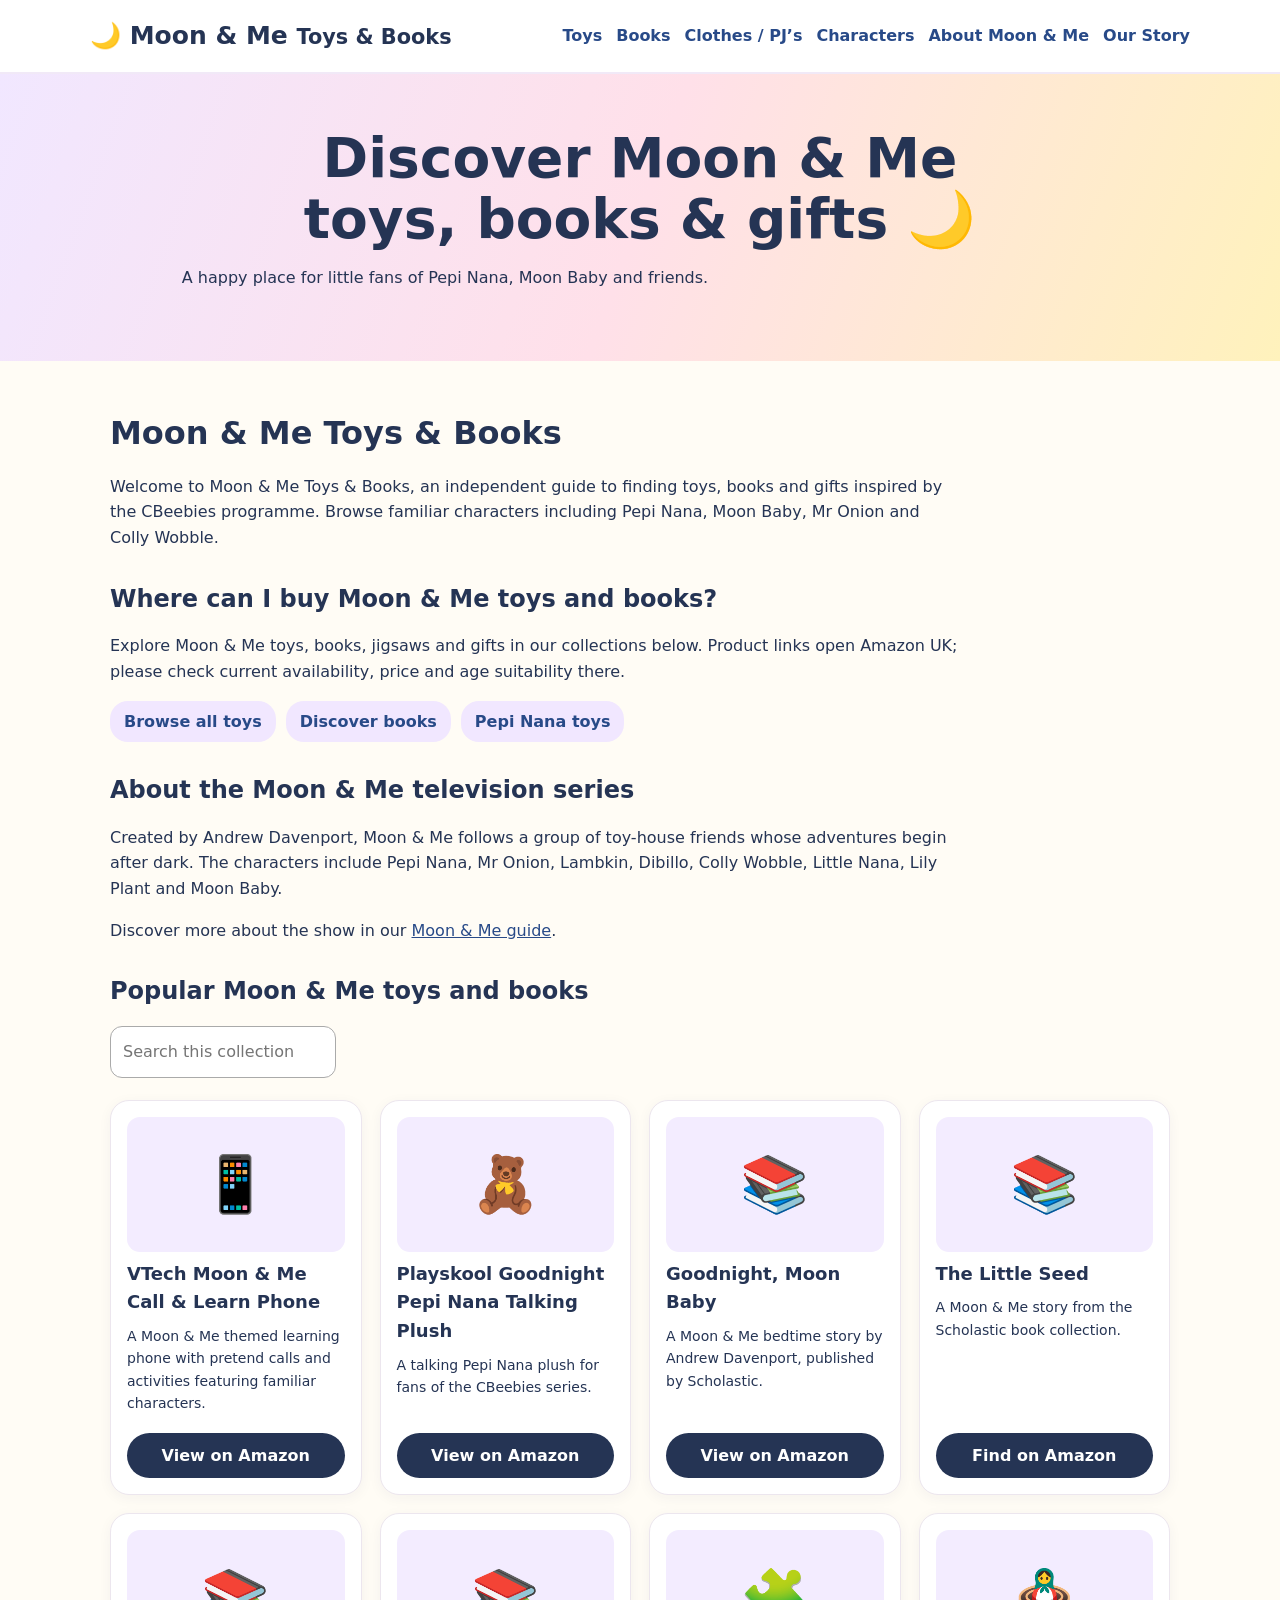
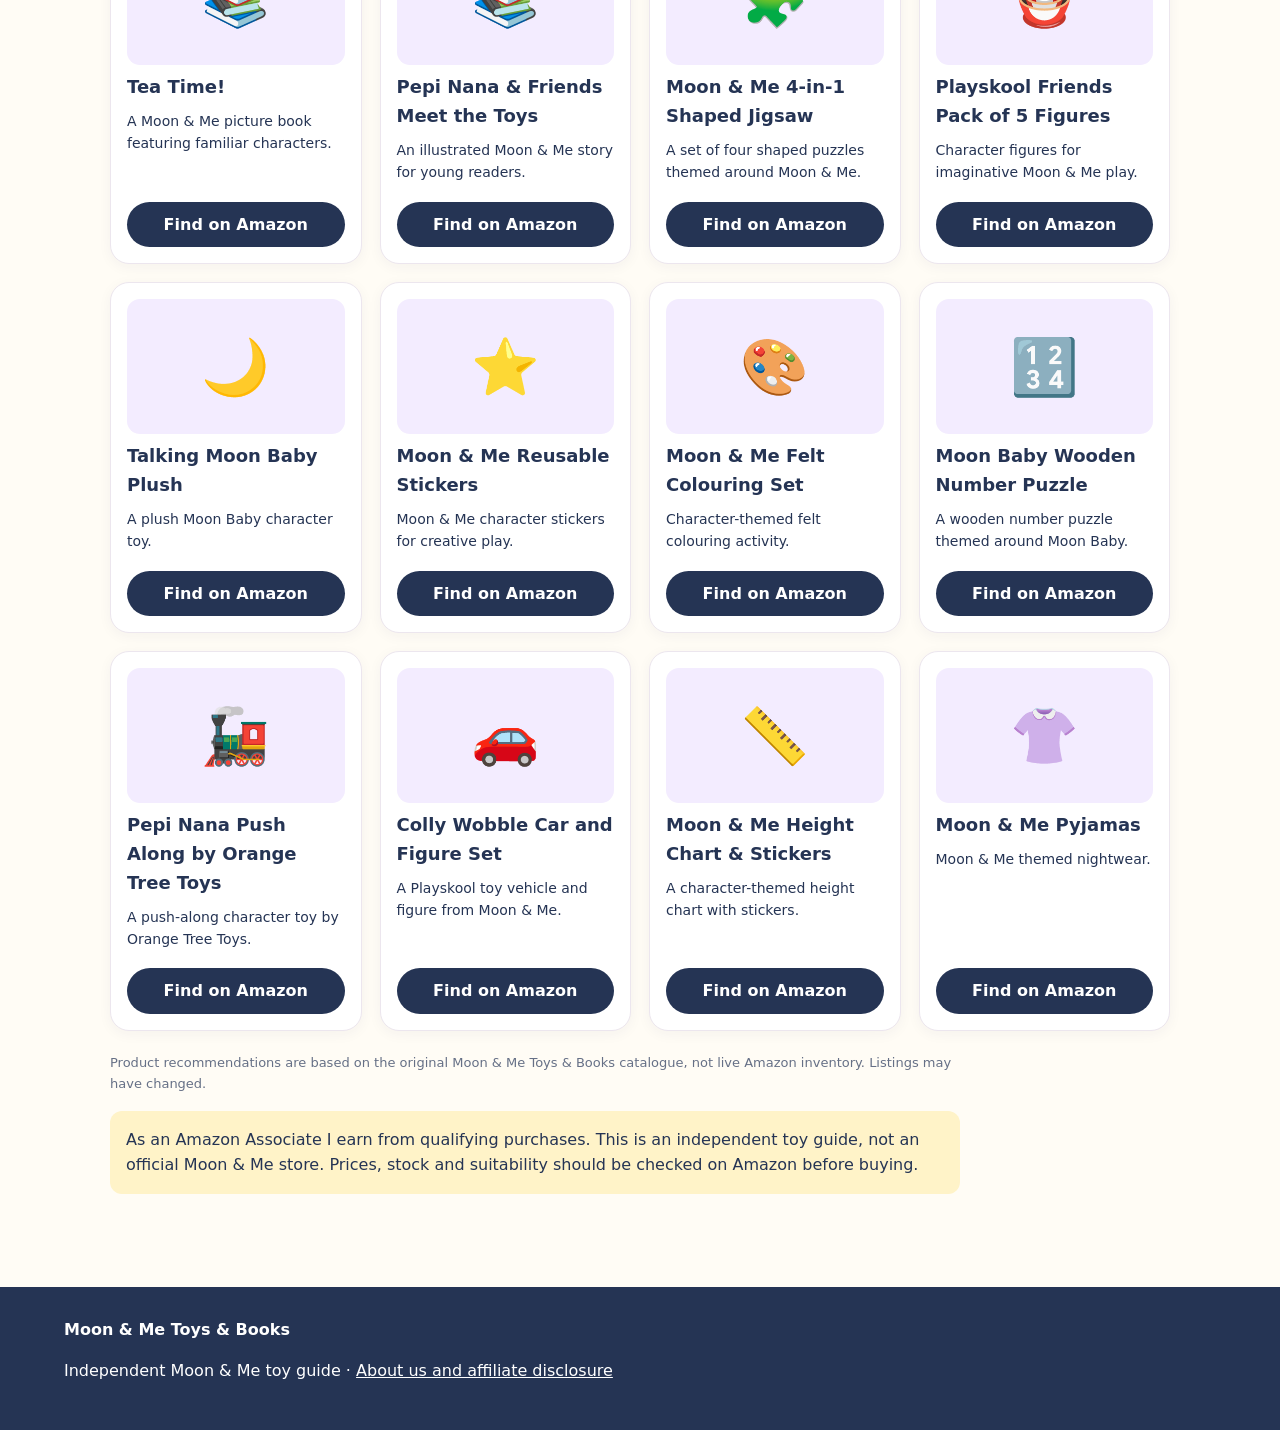
<file: index.html>
<!doctype html><html lang="en-GB"><head><meta charset="utf-8"><meta name="viewport" content="width=device-width,initial-scale=1"><title>Buy Moon &amp; Me Toys &amp; Books | Moon &amp; Me Toy Guide</title><meta name="description" content="Find Moon &amp; Me toys and books, favourite characters and gift ideas in our independent Moon &amp; Me toy guide."><link rel="canonical" href="https://www.moonandmetoys.co.uk/"><link rel="stylesheet" href="/style.css"><meta name="robots" content="index,follow"></head><body><header><a class="brand" href="/">🌙 Moon &amp; Me <small>Toys &amp; Books</small></a><nav><a href="/all-toys">Toys</a><a href="/moon-me-books">Books</a><a href="/copy-of-all-toys-2">Clothes / PJ’s</a><a href="/all-characters">Characters</a><a href="/about-moon-and-me">About Moon & Me</a><a href="/who-are-we">Our Story</a></nav></header><div class="hero"><h1>Discover Moon & Me toys, books & gifts 🌙</h1><p>A happy place for little fans of Pepi Nana, Moon Baby and friends.</p></div><main class="wrap"><h1>Moon &amp; Me Toys &amp; Books</h1><p>Welcome to Moon & Me Toys & Books, an independent guide to finding toys, books and gifts inspired by the CBeebies programme. Browse familiar characters including Pepi Nana, Moon Baby, Mr Onion and Colly Wobble.</p><h2>Where can I buy Moon & Me toys and books?</h2><p>Explore Moon & Me toys, books, jigsaws and gifts in our collections below. Product links open Amazon UK; please check current availability, price and age suitability there.</p><div class="links"><a href="/all-toys">Browse all toys</a><a href="/moon-me-books">Discover books</a><a href="/pepinana">Pepi Nana toys</a></div><h2>About the Moon & Me television series</h2><p>Created by Andrew Davenport, Moon & Me follows a group of toy-house friends whose adventures begin after dark. The characters include Pepi Nana, Mr Onion, Lambkin, Dibillo, Colly Wobble, Little Nana, Lily Plant and Moon Baby.</p><p>Discover more about the show in our <a href="/about-moon-and-me">Moon & Me guide</a>.</p><h2>Popular Moon & Me toys and books</h2><div class="filters"><input id="search" type="search" placeholder="Search this collection" aria-label="Search products"></div><div class="cards" data-products data-filter="All"></div><p class="small">Product recommendations are based on the original Moon & Me Toys & Books catalogue, not live Amazon inventory. Listings may have changed.</p><p class="notice">As an Amazon Associate I earn from qualifying purchases. This is an independent toy guide, not an official Moon &amp; Me store. Prices, stock and suitability should be checked on Amazon before buying.</p></main><footer><strong>Moon &amp; Me Toys &amp; Books</strong><p>Independent Moon &amp; Me toy guide · <a href="/who-are-we">About us and affiliate disclosure</a></p></footer><script src="/products.js"></script><script src="/app.js"></script></body></html>
</file>
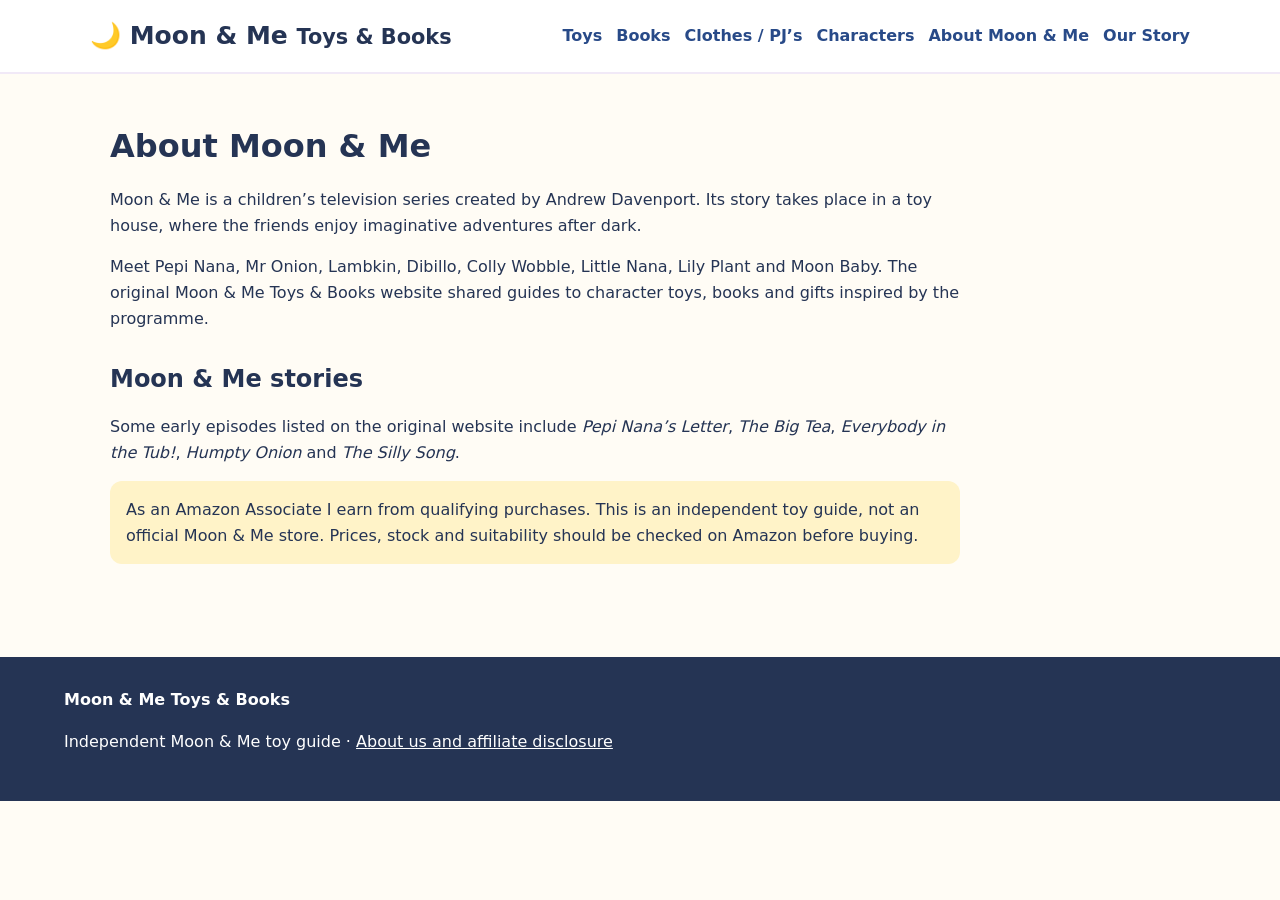
<file: about-moon-and-me/index.html>
<!doctype html><html lang="en-GB"><head><meta charset="utf-8"><meta name="viewport" content="width=device-width,initial-scale=1"><title>About Moon &amp; Me | Characters, Stories and TV Series</title><meta name="description" content="Learn about the Moon &amp; Me CBeebies series, creator Andrew Davenport and the toy-house characters."><link rel="canonical" href="https://www.moonandmetoys.co.uk/about-moon-and-me"><link rel="stylesheet" href="/style.css"><meta name="robots" content="index,follow"></head><body><header><a class="brand" href="/">🌙 Moon &amp; Me <small>Toys &amp; Books</small></a><nav><a href="/all-toys">Toys</a><a href="/moon-me-books">Books</a><a href="/copy-of-all-toys-2">Clothes / PJ’s</a><a href="/all-characters">Characters</a><a href="/about-moon-and-me">About Moon & Me</a><a href="/who-are-we">Our Story</a></nav></header><main class="wrap"><h1>About Moon &amp; Me</h1><p>Moon & Me is a children’s television series created by Andrew Davenport. Its story takes place in a toy house, where the friends enjoy imaginative adventures after dark.</p><p>Meet Pepi Nana, Mr Onion, Lambkin, Dibillo, Colly Wobble, Little Nana, Lily Plant and Moon Baby. The original Moon & Me Toys & Books website shared guides to character toys, books and gifts inspired by the programme.</p><h2>Moon & Me stories</h2><p>Some early episodes listed on the original website include <em>Pepi Nana’s Letter</em>, <em>The Big Tea</em>, <em>Everybody in the Tub!</em>, <em>Humpty Onion</em> and <em>The Silly Song</em>.</p><p class="notice">As an Amazon Associate I earn from qualifying purchases. This is an independent toy guide, not an official Moon &amp; Me store. Prices, stock and suitability should be checked on Amazon before buying.</p></main><footer><strong>Moon &amp; Me Toys &amp; Books</strong><p>Independent Moon &amp; Me toy guide · <a href="/who-are-we">About us and affiliate disclosure</a></p></footer><script src="/products.js"></script><script src="/app.js"></script></body></html>
</file>
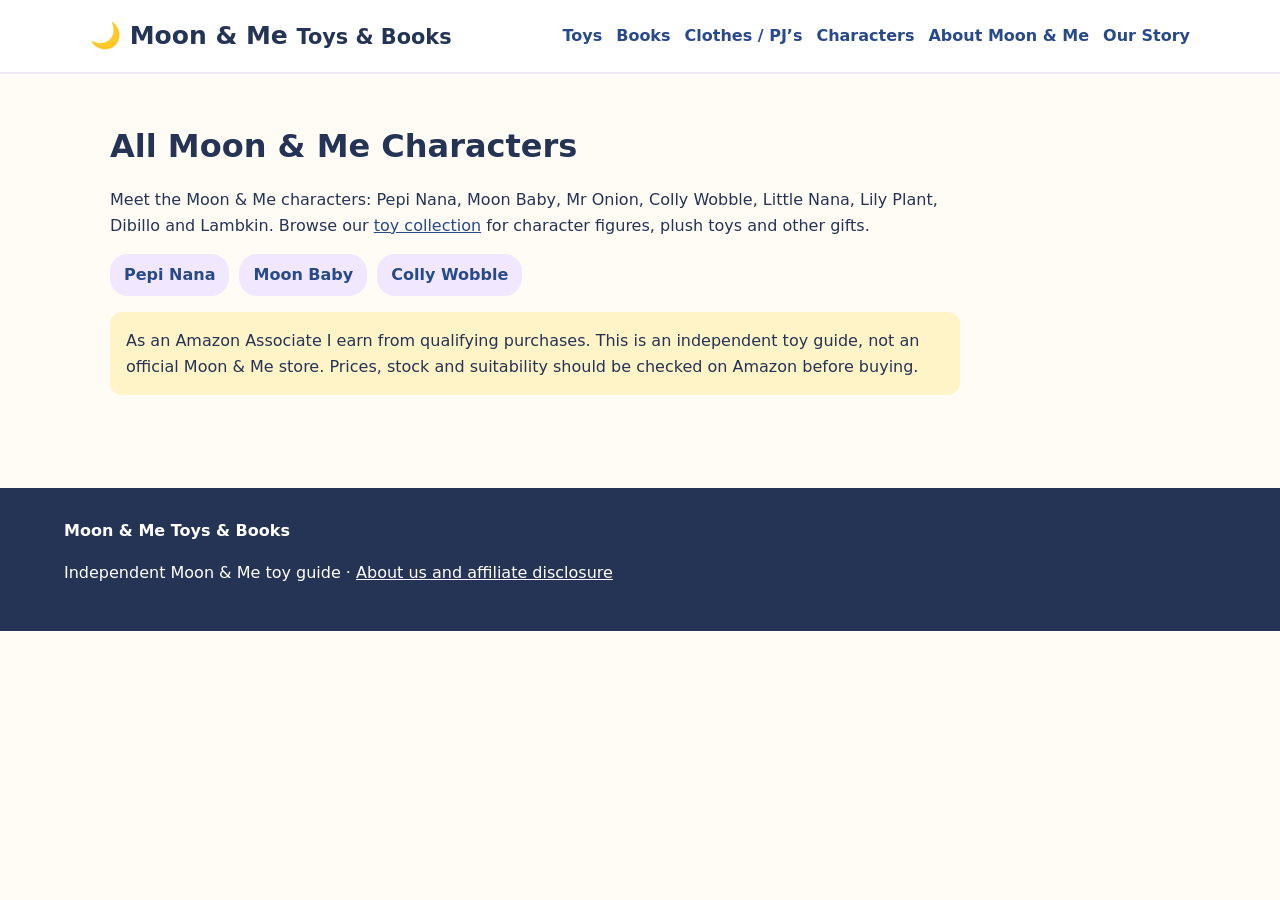
<file: all-characters/index.html>
<!doctype html><html lang="en-GB"><head><meta charset="utf-8"><meta name="viewport" content="width=device-width,initial-scale=1"><title>All Moon &amp; Me Characters | Pepi Nana, Moon Baby &amp; More</title><meta name="description" content="Meet the characters from Moon &amp; Me and discover character-themed toy ideas."><link rel="canonical" href="https://www.moonandmetoys.co.uk/all-characters"><link rel="stylesheet" href="/style.css"><meta name="robots" content="index,follow"></head><body><header><a class="brand" href="/">🌙 Moon &amp; Me <small>Toys &amp; Books</small></a><nav><a href="/all-toys">Toys</a><a href="/moon-me-books">Books</a><a href="/copy-of-all-toys-2">Clothes / PJ’s</a><a href="/all-characters">Characters</a><a href="/about-moon-and-me">About Moon & Me</a><a href="/who-are-we">Our Story</a></nav></header><main class="wrap"><h1>All Moon &amp; Me Characters</h1><p>Meet the Moon & Me characters: Pepi Nana, Moon Baby, Mr Onion, Colly Wobble, Little Nana, Lily Plant, Dibillo and Lambkin. Browse our <a href="/all-toys">toy collection</a> for character figures, plush toys and other gifts.</p><div class="links"><a href="/pepinana">Pepi Nana</a><a href="/moon-baby">Moon Baby</a><a href="/col">Colly Wobble</a></div><p class="notice">As an Amazon Associate I earn from qualifying purchases. This is an independent toy guide, not an official Moon &amp; Me store. Prices, stock and suitability should be checked on Amazon before buying.</p></main><footer><strong>Moon &amp; Me Toys &amp; Books</strong><p>Independent Moon &amp; Me toy guide · <a href="/who-are-we">About us and affiliate disclosure</a></p></footer><script src="/products.js"></script><script src="/app.js"></script></body></html>
</file>
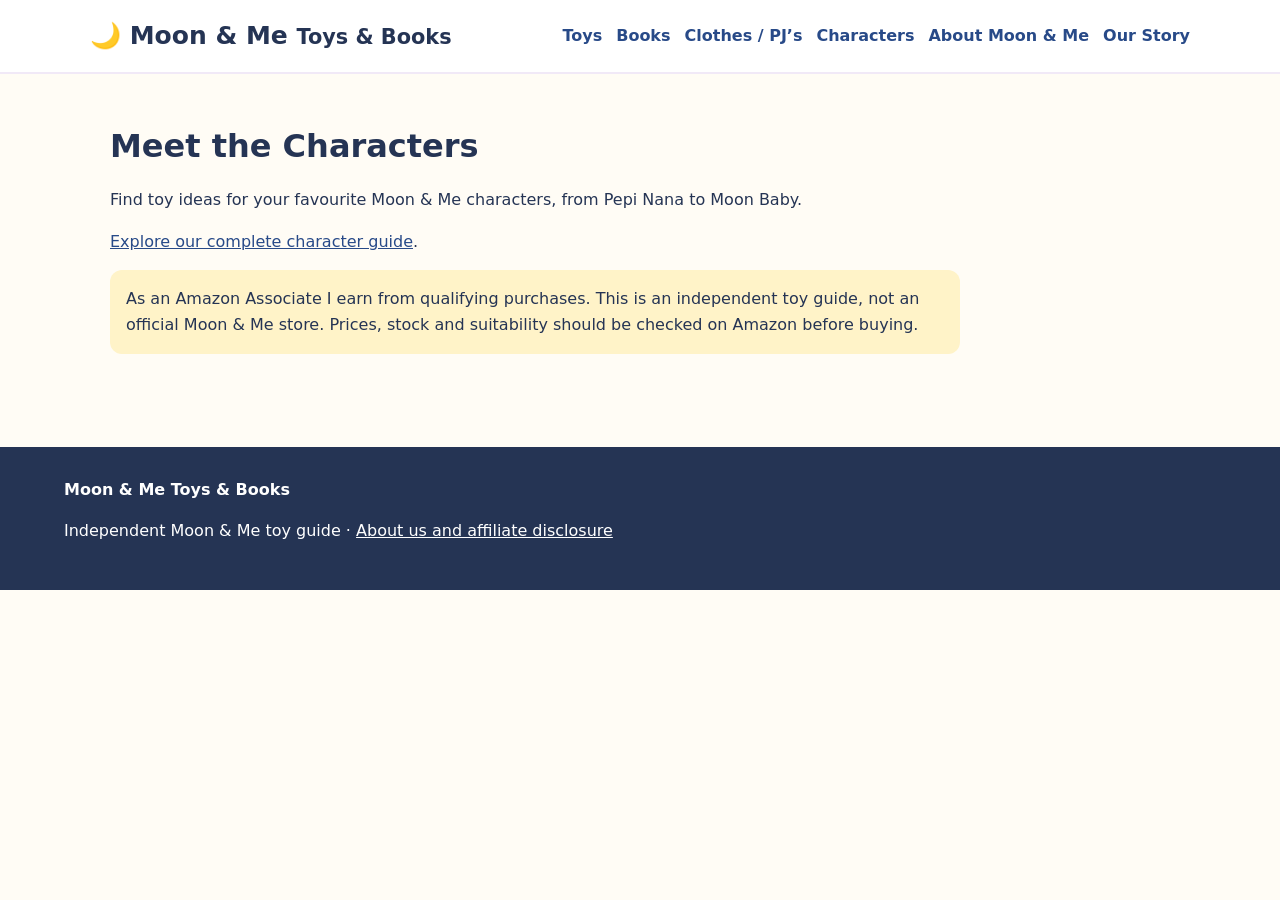
<file: all-moon-and-me-characters/index.html>
<!doctype html><html lang="en-GB"><head><meta charset="utf-8"><meta name="viewport" content="width=device-width,initial-scale=1"><title>Moon &amp; Me Characters | Moon &amp; Me Toys</title><meta name="description" content="Meet all Moon &amp; Me characters and browse their toys."><link rel="canonical" href="https://www.moonandmetoys.co.uk/all-moon-and-me-characters"><link rel="stylesheet" href="/style.css"><meta name="robots" content="index,follow"></head><body><header><a class="brand" href="/">🌙 Moon &amp; Me <small>Toys &amp; Books</small></a><nav><a href="/all-toys">Toys</a><a href="/moon-me-books">Books</a><a href="/copy-of-all-toys-2">Clothes / PJ’s</a><a href="/all-characters">Characters</a><a href="/about-moon-and-me">About Moon & Me</a><a href="/who-are-we">Our Story</a></nav></header><main class="wrap"><h1>Meet the Characters</h1><p>Find toy ideas for your favourite Moon & Me characters, from Pepi Nana to Moon Baby.</p><p><a href="/all-characters">Explore our complete character guide</a>.</p><p class="notice">As an Amazon Associate I earn from qualifying purchases. This is an independent toy guide, not an official Moon &amp; Me store. Prices, stock and suitability should be checked on Amazon before buying.</p></main><footer><strong>Moon &amp; Me Toys &amp; Books</strong><p>Independent Moon &amp; Me toy guide · <a href="/who-are-we">About us and affiliate disclosure</a></p></footer><script src="/products.js"></script><script src="/app.js"></script></body></html>
</file>
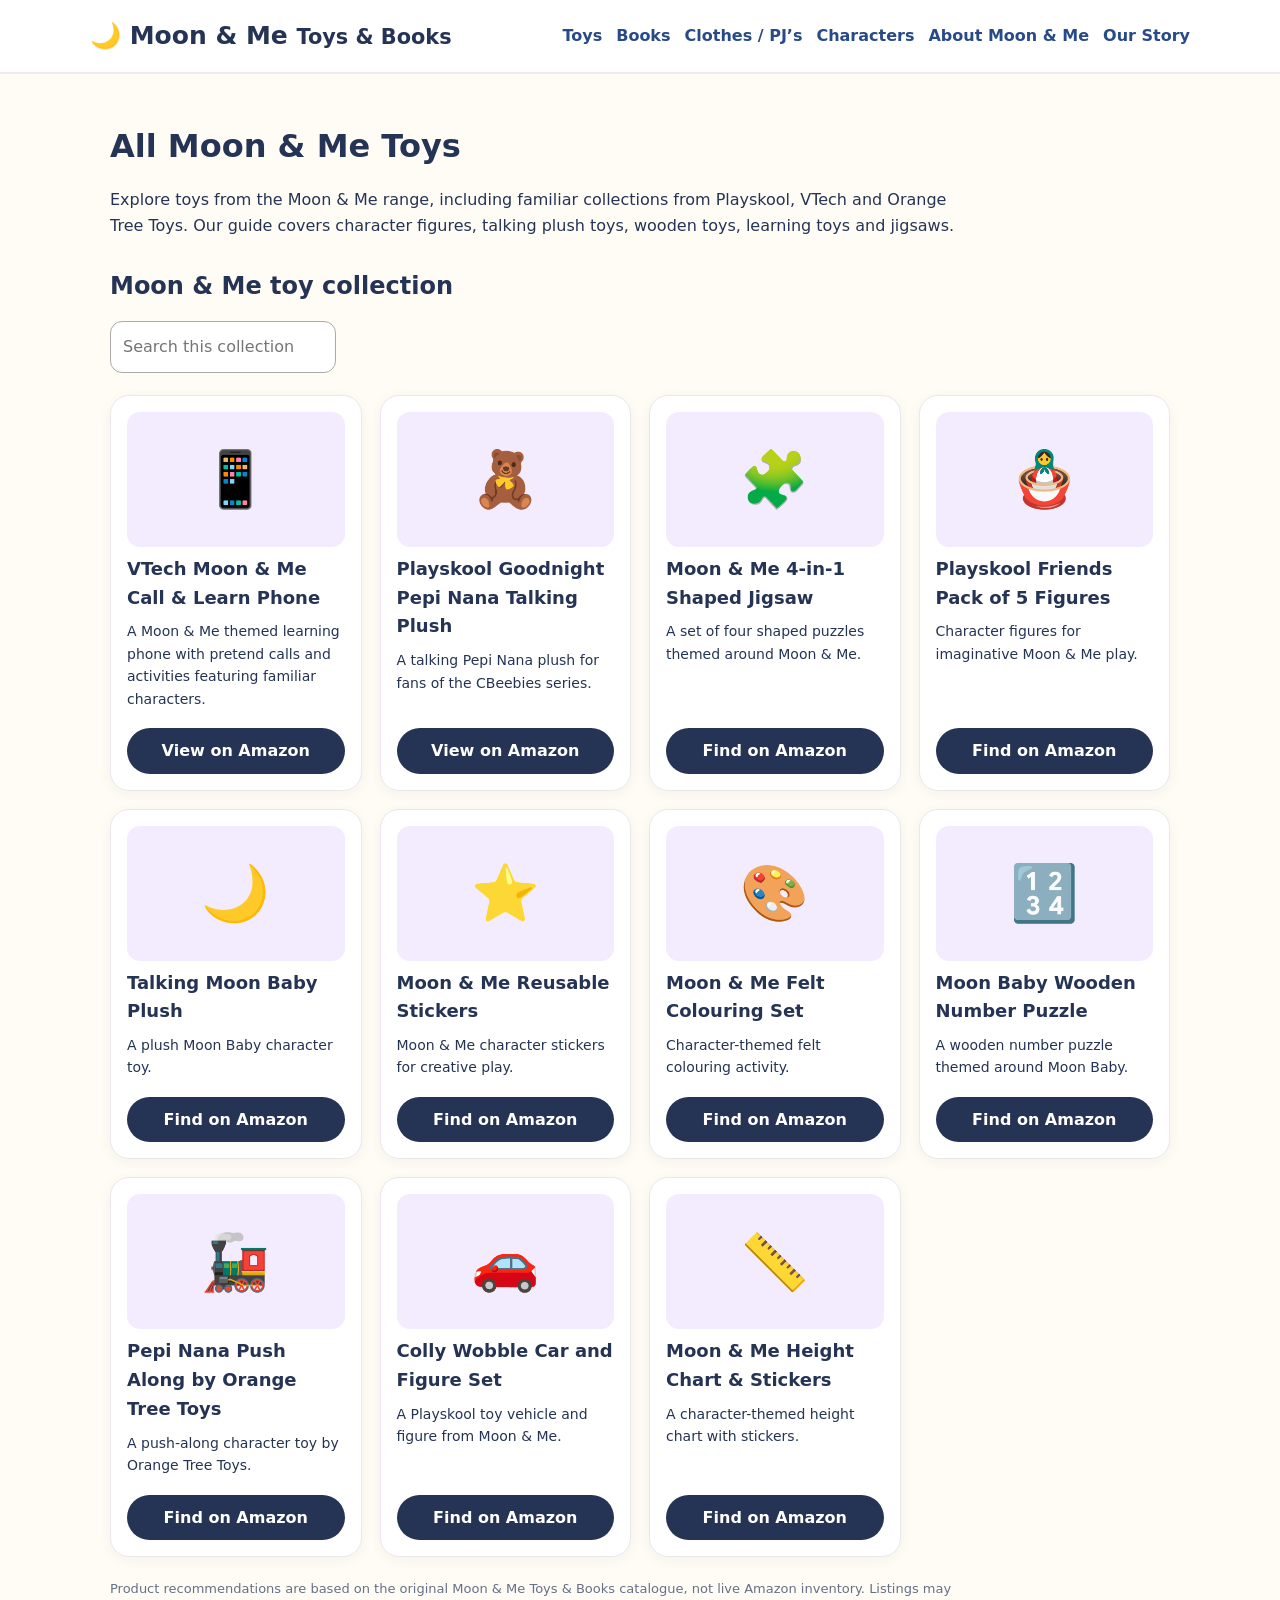
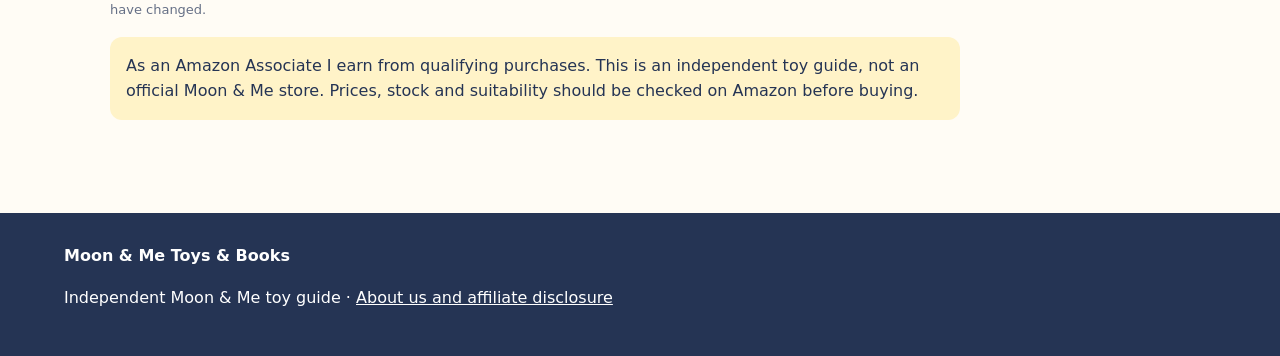
<file: all-toys/index.html>
<!doctype html><html lang="en-GB"><head><meta charset="utf-8"><meta name="viewport" content="width=device-width,initial-scale=1"><title>All Moon &amp; Me Toys | Pepi Nana, Moon Baby &amp; More</title><meta name="description" content="Browse Moon &amp; Me toys including Playskool, VTech, Orange Tree Toys, puzzles, figures and plush characters."><link rel="canonical" href="https://www.moonandmetoys.co.uk/all-toys"><link rel="stylesheet" href="/style.css"><meta name="robots" content="index,follow"></head><body><header><a class="brand" href="/">🌙 Moon &amp; Me <small>Toys &amp; Books</small></a><nav><a href="/all-toys">Toys</a><a href="/moon-me-books">Books</a><a href="/copy-of-all-toys-2">Clothes / PJ’s</a><a href="/all-characters">Characters</a><a href="/about-moon-and-me">About Moon & Me</a><a href="/who-are-we">Our Story</a></nav></header><main class="wrap"><h1>All Moon &amp; Me Toys</h1><p>Explore toys from the Moon & Me range, including familiar collections from Playskool, VTech and Orange Tree Toys. Our guide covers character figures, talking plush toys, wooden toys, learning toys and jigsaws.</p><h2>Moon & Me toy collection</h2><div class="filters"><input id="search" type="search" placeholder="Search this collection" aria-label="Search products"></div><div class="cards" data-products data-filter="Toys"></div><p class="small">Product recommendations are based on the original Moon & Me Toys & Books catalogue, not live Amazon inventory. Listings may have changed.</p><p class="notice">As an Amazon Associate I earn from qualifying purchases. This is an independent toy guide, not an official Moon &amp; Me store. Prices, stock and suitability should be checked on Amazon before buying.</p></main><footer><strong>Moon &amp; Me Toys &amp; Books</strong><p>Independent Moon &amp; Me toy guide · <a href="/who-are-we">About us and affiliate disclosure</a></p></footer><script src="/products.js"></script><script src="/app.js"></script></body></html>
</file>
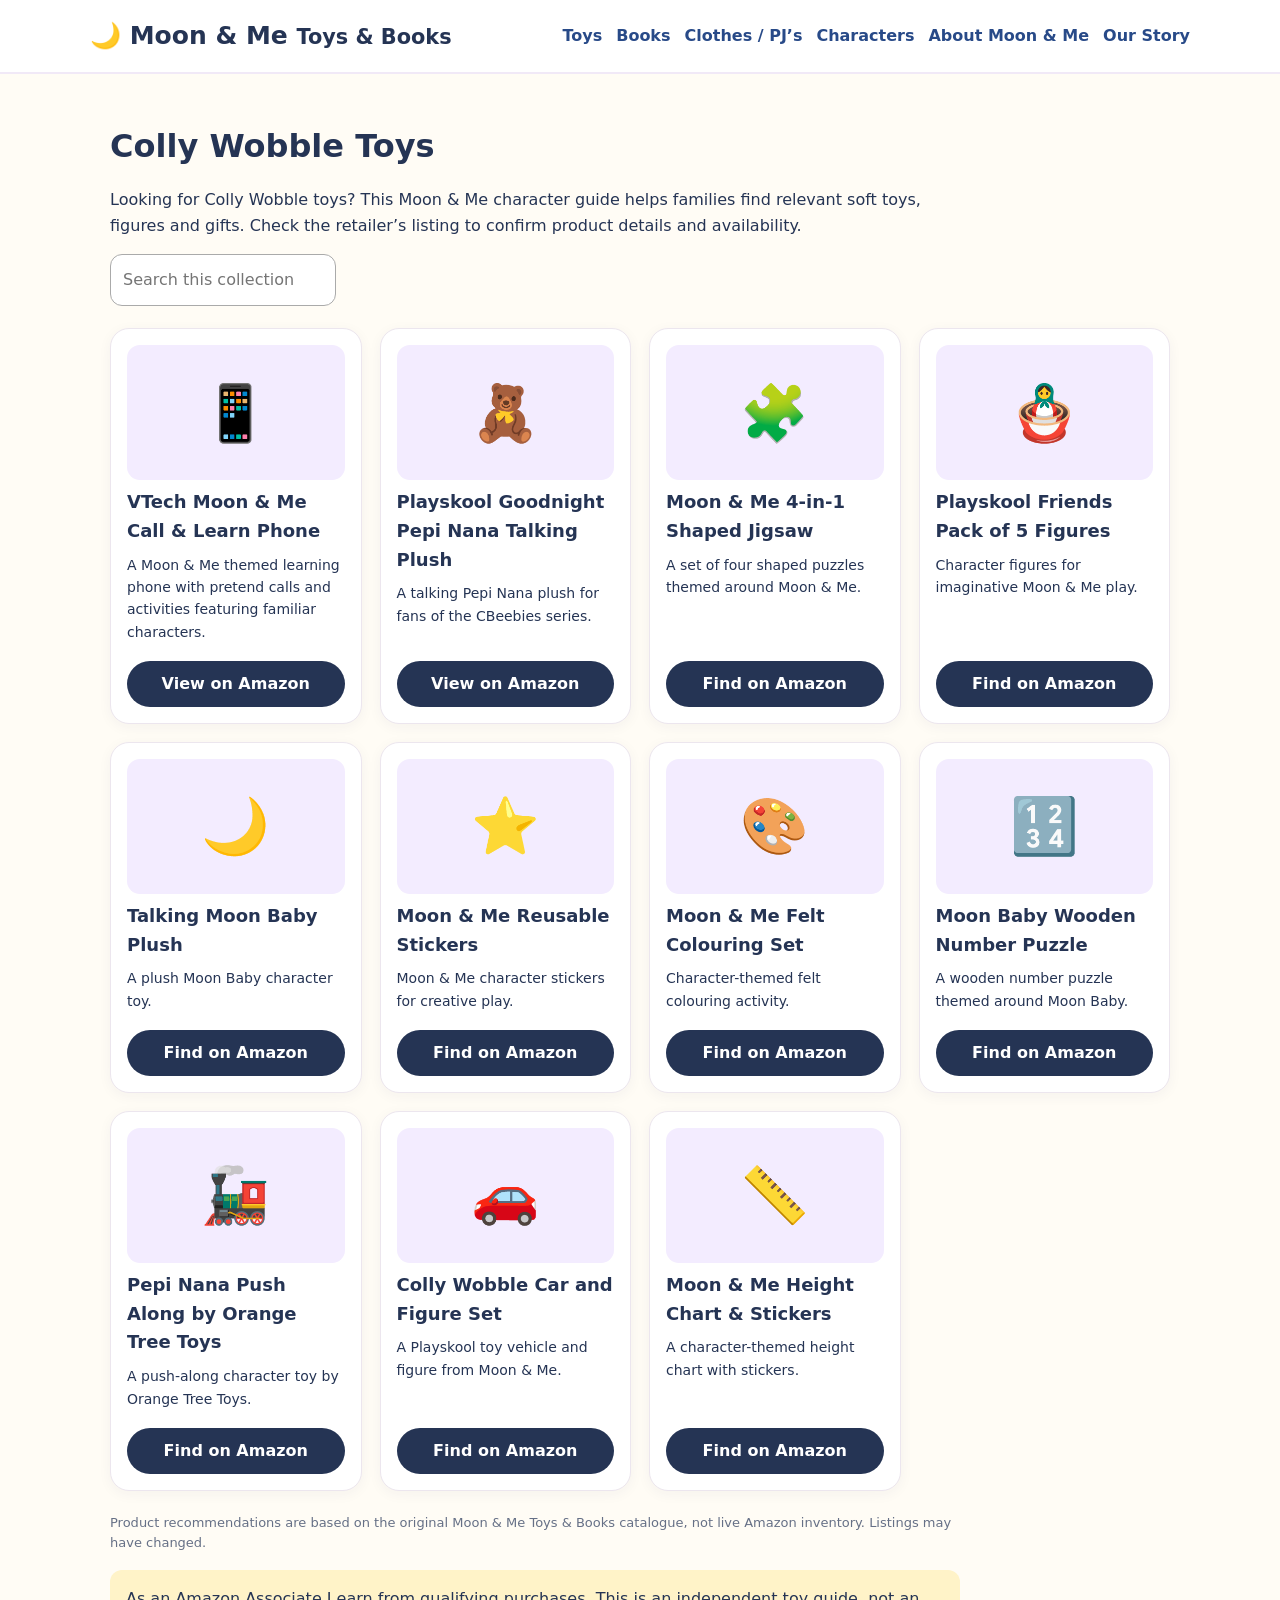
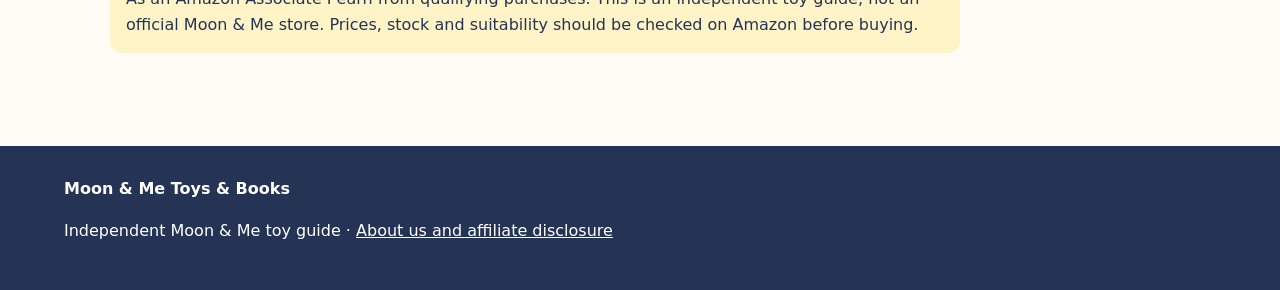
<file: col/index.html>
<!doctype html><html lang="en-GB"><head><meta charset="utf-8"><meta name="viewport" content="width=device-width,initial-scale=1"><title>Colly Wobble Toys | Moon &amp; Me Toys &amp; Books</title><meta name="description" content="Explore Colly Wobble character gifts and toys from Moon &amp; Me."><link rel="canonical" href="https://www.moonandmetoys.co.uk/col"><link rel="stylesheet" href="/style.css"><meta name="robots" content="index,follow"></head><body><header><a class="brand" href="/">🌙 Moon &amp; Me <small>Toys &amp; Books</small></a><nav><a href="/all-toys">Toys</a><a href="/moon-me-books">Books</a><a href="/copy-of-all-toys-2">Clothes / PJ’s</a><a href="/all-characters">Characters</a><a href="/about-moon-and-me">About Moon & Me</a><a href="/who-are-we">Our Story</a></nav></header><main class="wrap"><h1>Colly Wobble Toys</h1><p>Looking for Colly Wobble toys? This Moon & Me character guide helps families find relevant soft toys, figures and gifts. Check the retailer’s listing to confirm product details and availability.</p><div class="filters"><input id="search" type="search" placeholder="Search this collection" aria-label="Search products"></div><div class="cards" data-products data-filter="Toys"></div><p class="small">Product recommendations are based on the original Moon & Me Toys & Books catalogue, not live Amazon inventory. Listings may have changed.</p><p class="notice">As an Amazon Associate I earn from qualifying purchases. This is an independent toy guide, not an official Moon &amp; Me store. Prices, stock and suitability should be checked on Amazon before buying.</p></main><footer><strong>Moon &amp; Me Toys &amp; Books</strong><p>Independent Moon &amp; Me toy guide · <a href="/who-are-we">About us and affiliate disclosure</a></p></footer><script src="/products.js"></script><script src="/app.js"></script></body></html>
</file>
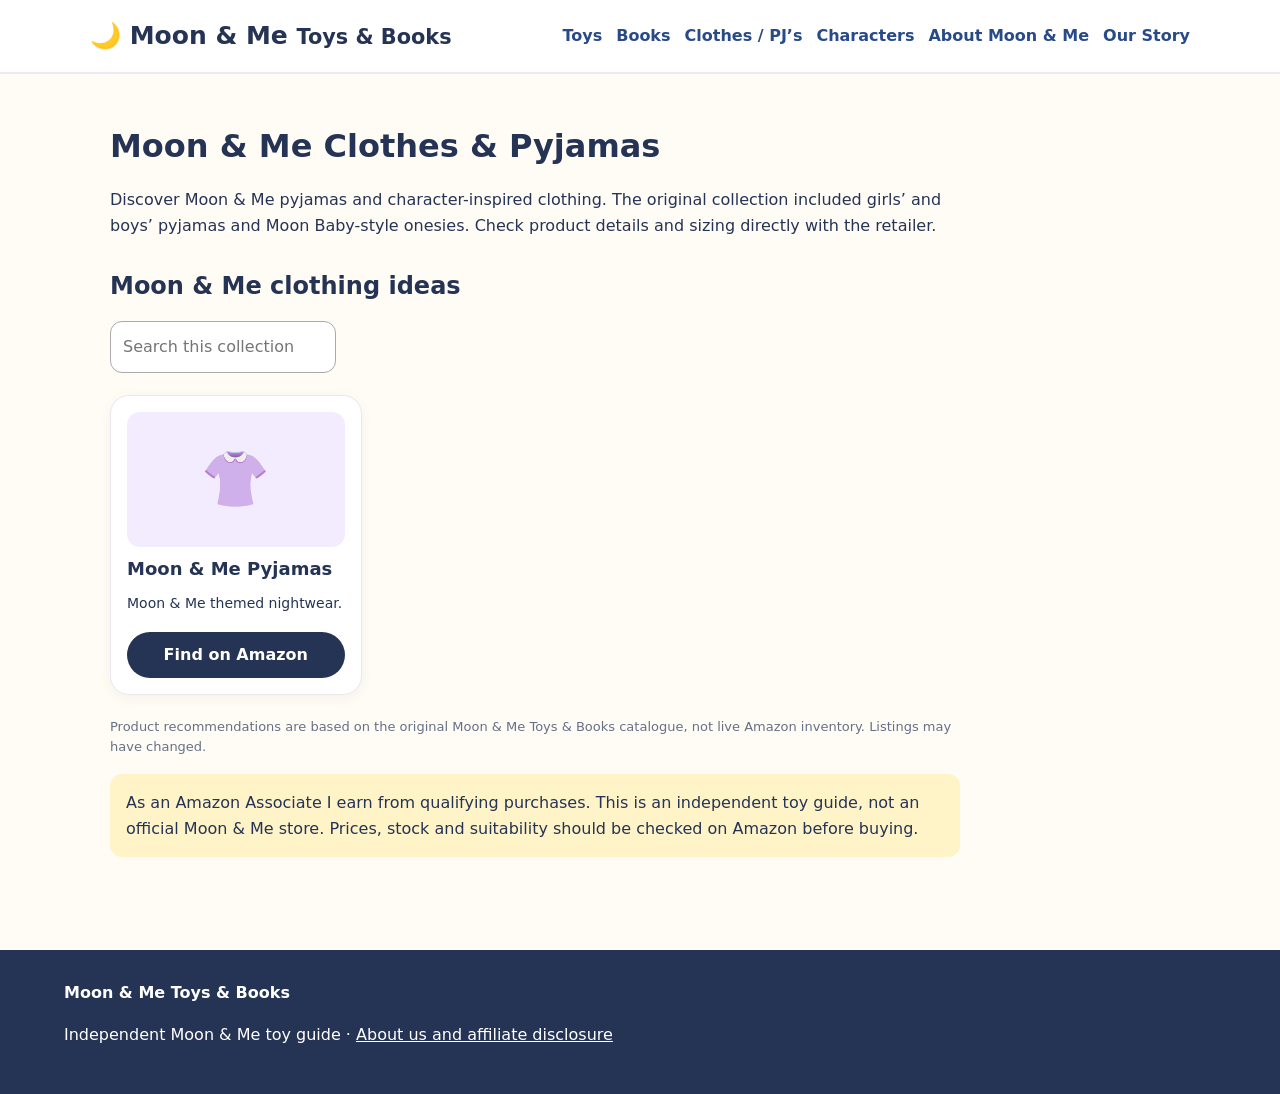
<file: copy-of-all-toys-2/index.html>
<!doctype html><html lang="en-GB"><head><meta charset="utf-8"><meta name="viewport" content="width=device-width,initial-scale=1"><title>Moon &amp; Me Clothes and Pyjamas | Moon &amp; Me Toys</title><meta name="description" content="Browse Moon &amp; Me pyjamas and character clothing ideas for children."><link rel="canonical" href="https://www.moonandmetoys.co.uk/copy-of-all-toys-2"><link rel="stylesheet" href="/style.css"><meta name="robots" content="index,follow"></head><body><header><a class="brand" href="/">🌙 Moon &amp; Me <small>Toys &amp; Books</small></a><nav><a href="/all-toys">Toys</a><a href="/moon-me-books">Books</a><a href="/copy-of-all-toys-2">Clothes / PJ’s</a><a href="/all-characters">Characters</a><a href="/about-moon-and-me">About Moon & Me</a><a href="/who-are-we">Our Story</a></nav></header><main class="wrap"><h1>Moon &amp; Me Clothes &amp; Pyjamas</h1><p>Discover Moon & Me pyjamas and character-inspired clothing. The original collection included girls’ and boys’ pyjamas and Moon Baby-style onesies. Check product details and sizing directly with the retailer.</p><h2>Moon & Me clothing ideas</h2><div class="filters"><input id="search" type="search" placeholder="Search this collection" aria-label="Search products"></div><div class="cards" data-products data-filter="Clothes"></div><p class="small">Product recommendations are based on the original Moon & Me Toys & Books catalogue, not live Amazon inventory. Listings may have changed.</p><p class="notice">As an Amazon Associate I earn from qualifying purchases. This is an independent toy guide, not an official Moon &amp; Me store. Prices, stock and suitability should be checked on Amazon before buying.</p></main><footer><strong>Moon &amp; Me Toys &amp; Books</strong><p>Independent Moon &amp; Me toy guide · <a href="/who-are-we">About us and affiliate disclosure</a></p></footer><script src="/products.js"></script><script src="/app.js"></script></body></html>
</file>
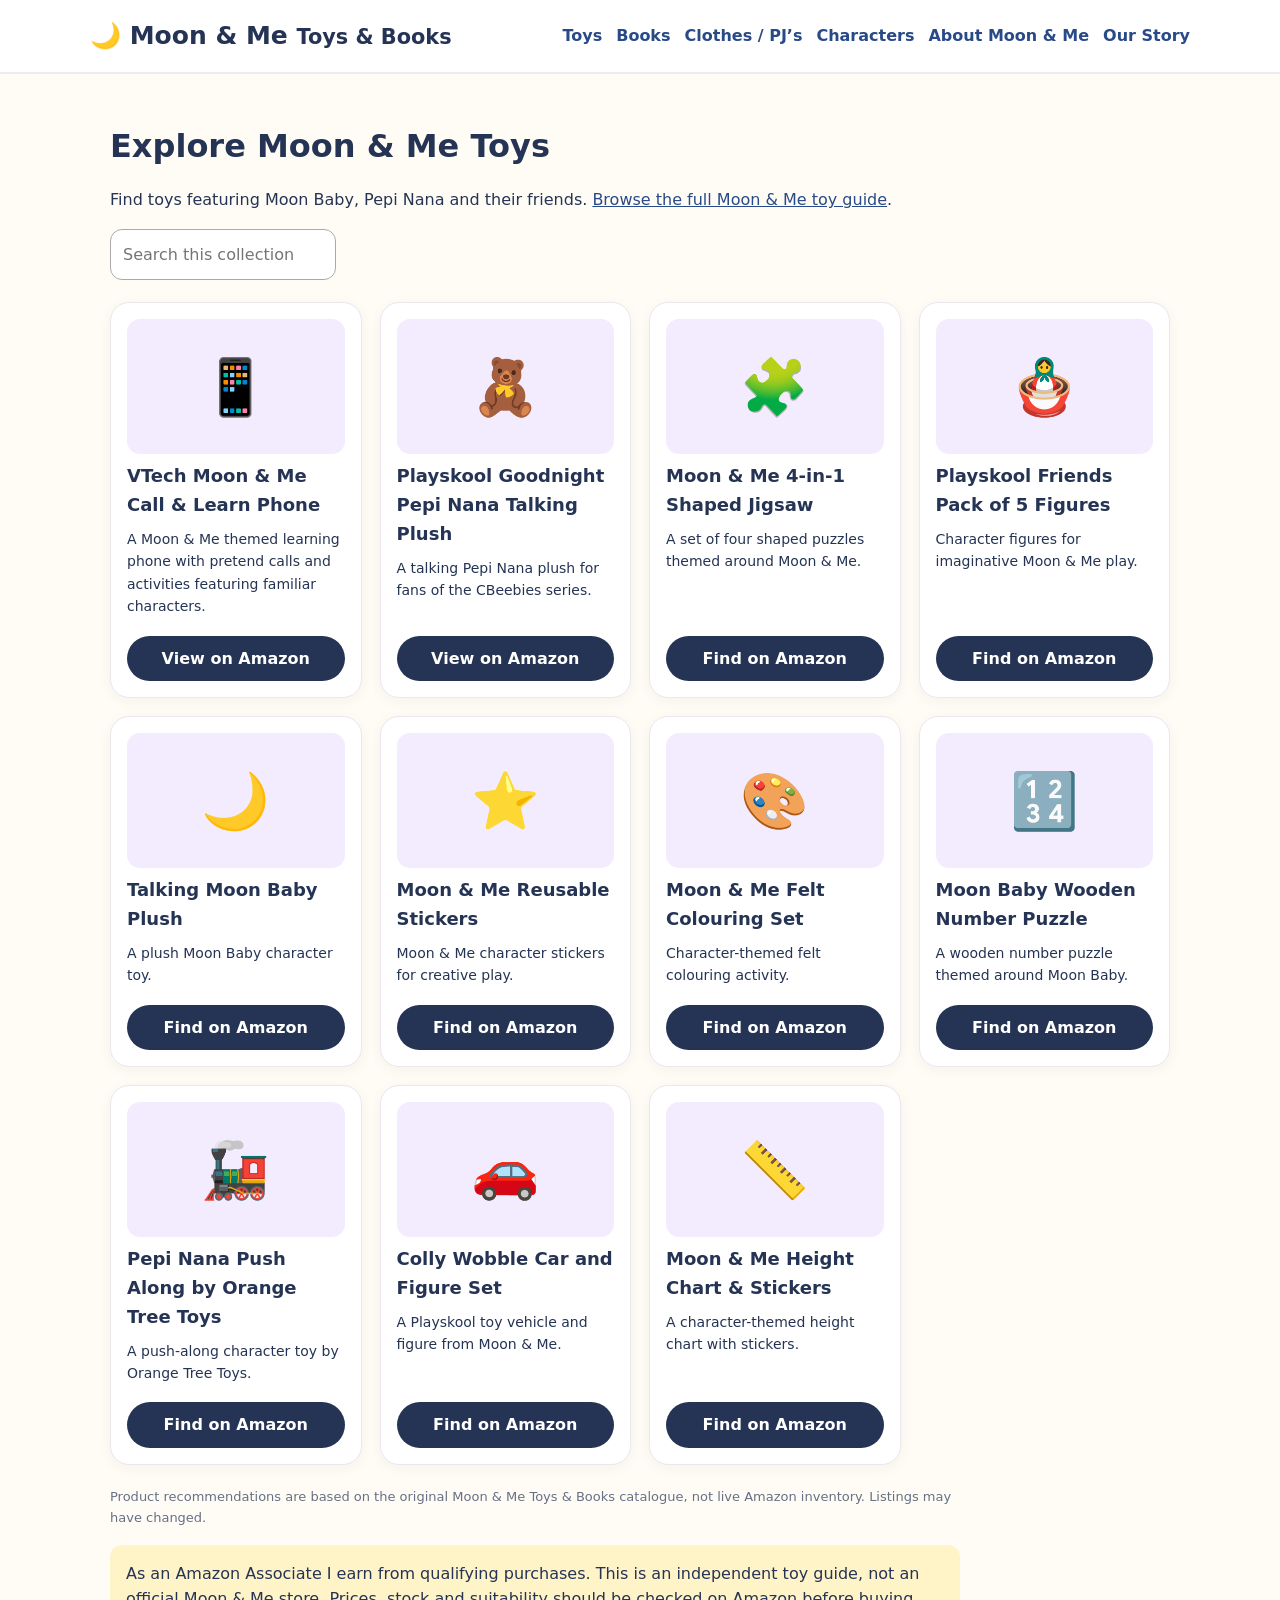
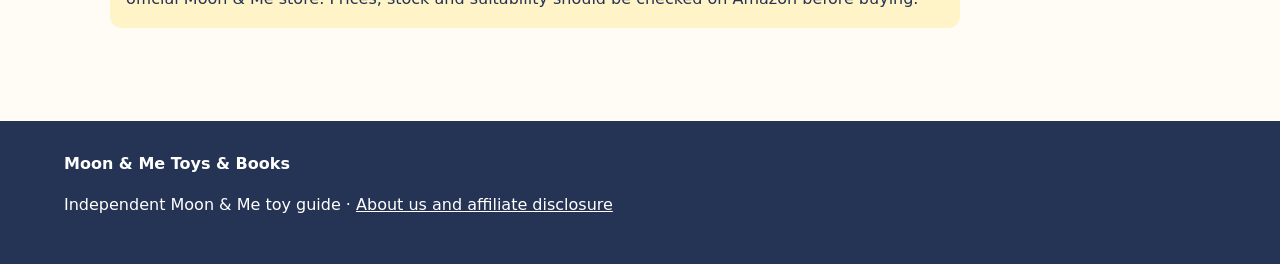
<file: copy-of-all-toys/index.html>
<!doctype html><html lang="en-GB"><head><meta charset="utf-8"><meta name="viewport" content="width=device-width,initial-scale=1"><title>All Moon &amp; Me Toys | Toy Guide</title><meta name="description" content="Explore Moon &amp; Me toys and books from the original collection."><link rel="canonical" href="https://www.moonandmetoys.co.uk/copy-of-all-toys"><link rel="stylesheet" href="/style.css"><meta name="robots" content="index,follow"></head><body><header><a class="brand" href="/">🌙 Moon &amp; Me <small>Toys &amp; Books</small></a><nav><a href="/all-toys">Toys</a><a href="/moon-me-books">Books</a><a href="/copy-of-all-toys-2">Clothes / PJ’s</a><a href="/all-characters">Characters</a><a href="/about-moon-and-me">About Moon & Me</a><a href="/who-are-we">Our Story</a></nav></header><main class="wrap"><h1>Explore Moon &amp; Me Toys</h1><p>Find toys featuring Moon Baby, Pepi Nana and their friends. <a href="/all-toys">Browse the full Moon & Me toy guide</a>.</p><div class="filters"><input id="search" type="search" placeholder="Search this collection" aria-label="Search products"></div><div class="cards" data-products data-filter="Toys"></div><p class="small">Product recommendations are based on the original Moon & Me Toys & Books catalogue, not live Amazon inventory. Listings may have changed.</p><p class="notice">As an Amazon Associate I earn from qualifying purchases. This is an independent toy guide, not an official Moon &amp; Me store. Prices, stock and suitability should be checked on Amazon before buying.</p></main><footer><strong>Moon &amp; Me Toys &amp; Books</strong><p>Independent Moon &amp; Me toy guide · <a href="/who-are-we">About us and affiliate disclosure</a></p></footer><script src="/products.js"></script><script src="/app.js"></script></body></html>
</file>
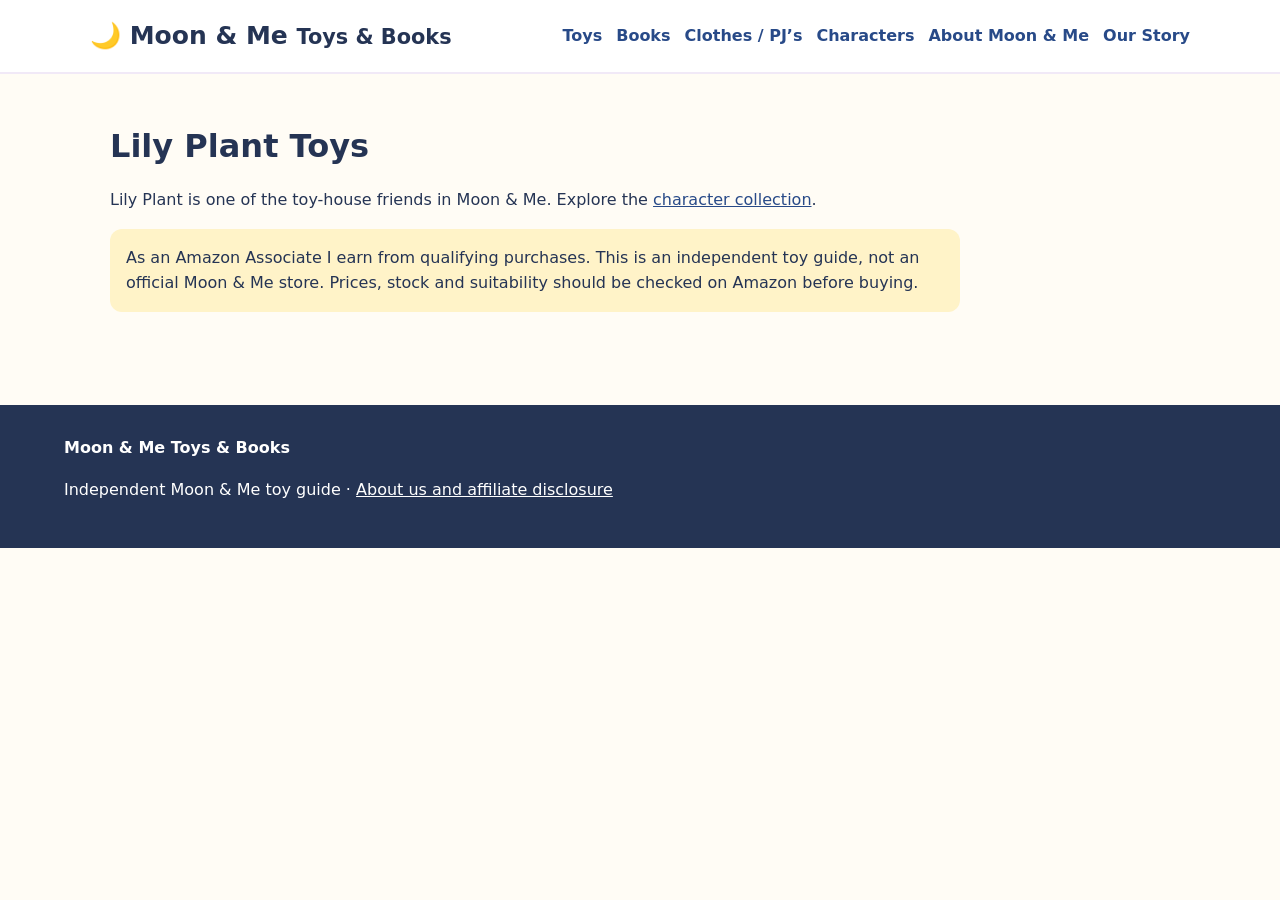
<file: lily-plant/index.html>
<!doctype html><html lang="en-GB"><head><meta charset="utf-8"><meta name="viewport" content="width=device-width,initial-scale=1"><title>Lily Plant Toys | Moon &amp; Me</title><meta name="description" content="Explore Lily Plant character toy ideas from Moon &amp; Me."><link rel="canonical" href="https://www.moonandmetoys.co.uk/lily-plant"><link rel="stylesheet" href="/style.css"><meta name="robots" content="index,follow"></head><body><header><a class="brand" href="/">🌙 Moon &amp; Me <small>Toys &amp; Books</small></a><nav><a href="/all-toys">Toys</a><a href="/moon-me-books">Books</a><a href="/copy-of-all-toys-2">Clothes / PJ’s</a><a href="/all-characters">Characters</a><a href="/about-moon-and-me">About Moon & Me</a><a href="/who-are-we">Our Story</a></nav></header><main class="wrap"><h1>Lily Plant Toys</h1><p>Lily Plant is one of the toy-house friends in Moon & Me. Explore the <a href="/all-characters">character collection</a>.</p><p class="notice">As an Amazon Associate I earn from qualifying purchases. This is an independent toy guide, not an official Moon &amp; Me store. Prices, stock and suitability should be checked on Amazon before buying.</p></main><footer><strong>Moon &amp; Me Toys &amp; Books</strong><p>Independent Moon &amp; Me toy guide · <a href="/who-are-we">About us and affiliate disclosure</a></p></footer><script src="/products.js"></script><script src="/app.js"></script></body></html>
</file>
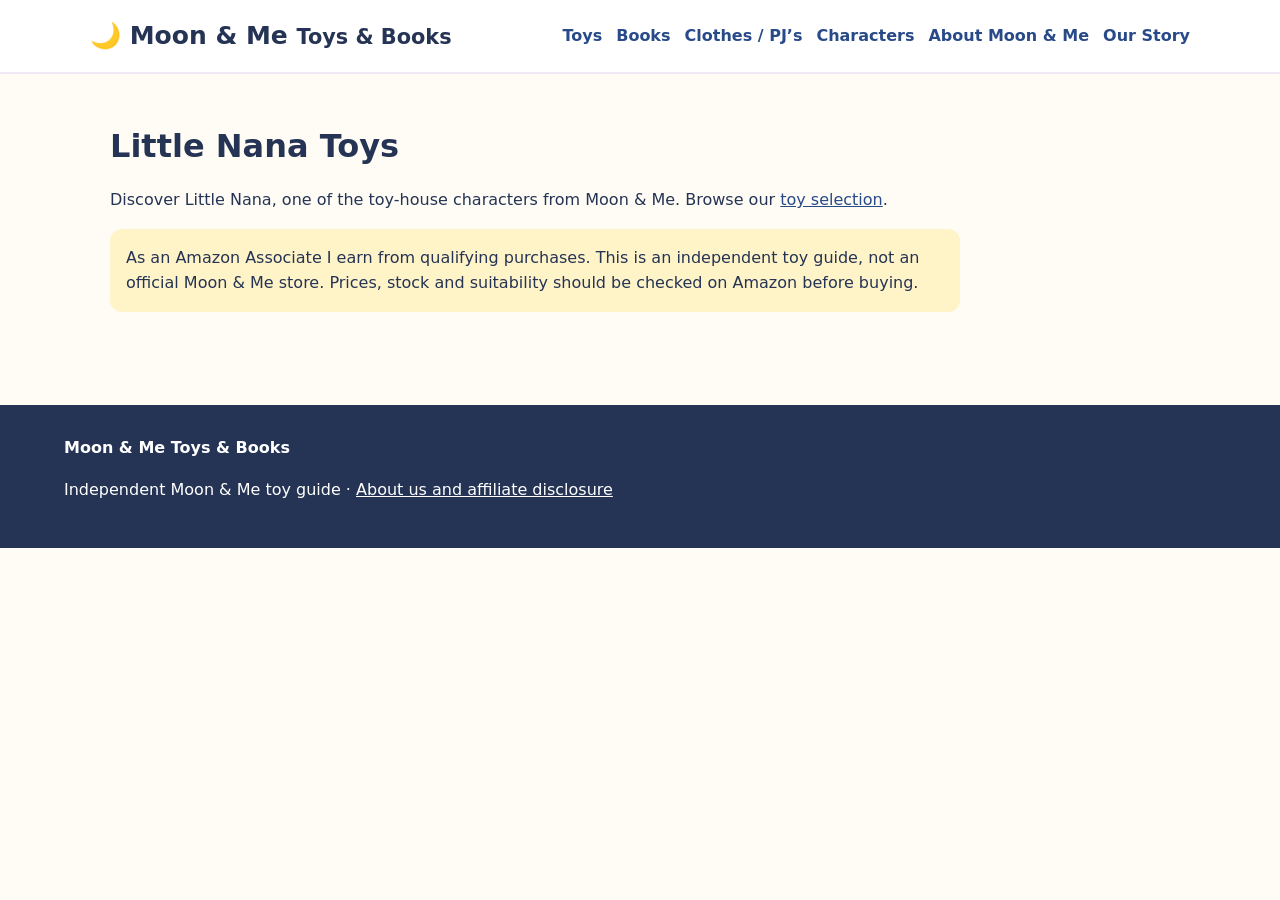
<file: little-nana/index.html>
<!doctype html><html lang="en-GB"><head><meta charset="utf-8"><meta name="viewport" content="width=device-width,initial-scale=1"><title>Little Nana Toys | Moon &amp; Me</title><meta name="description" content="Discover Little Nana and Moon &amp; Me character toy ideas."><link rel="canonical" href="https://www.moonandmetoys.co.uk/little-nana"><link rel="stylesheet" href="/style.css"><meta name="robots" content="index,follow"></head><body><header><a class="brand" href="/">🌙 Moon &amp; Me <small>Toys &amp; Books</small></a><nav><a href="/all-toys">Toys</a><a href="/moon-me-books">Books</a><a href="/copy-of-all-toys-2">Clothes / PJ’s</a><a href="/all-characters">Characters</a><a href="/about-moon-and-me">About Moon & Me</a><a href="/who-are-we">Our Story</a></nav></header><main class="wrap"><h1>Little Nana Toys</h1><p>Discover Little Nana, one of the toy-house characters from Moon & Me. Browse our <a href="/all-toys">toy selection</a>.</p><p class="notice">As an Amazon Associate I earn from qualifying purchases. This is an independent toy guide, not an official Moon &amp; Me store. Prices, stock and suitability should be checked on Amazon before buying.</p></main><footer><strong>Moon &amp; Me Toys &amp; Books</strong><p>Independent Moon &amp; Me toy guide · <a href="/who-are-we">About us and affiliate disclosure</a></p></footer><script src="/products.js"></script><script src="/app.js"></script></body></html>
</file>
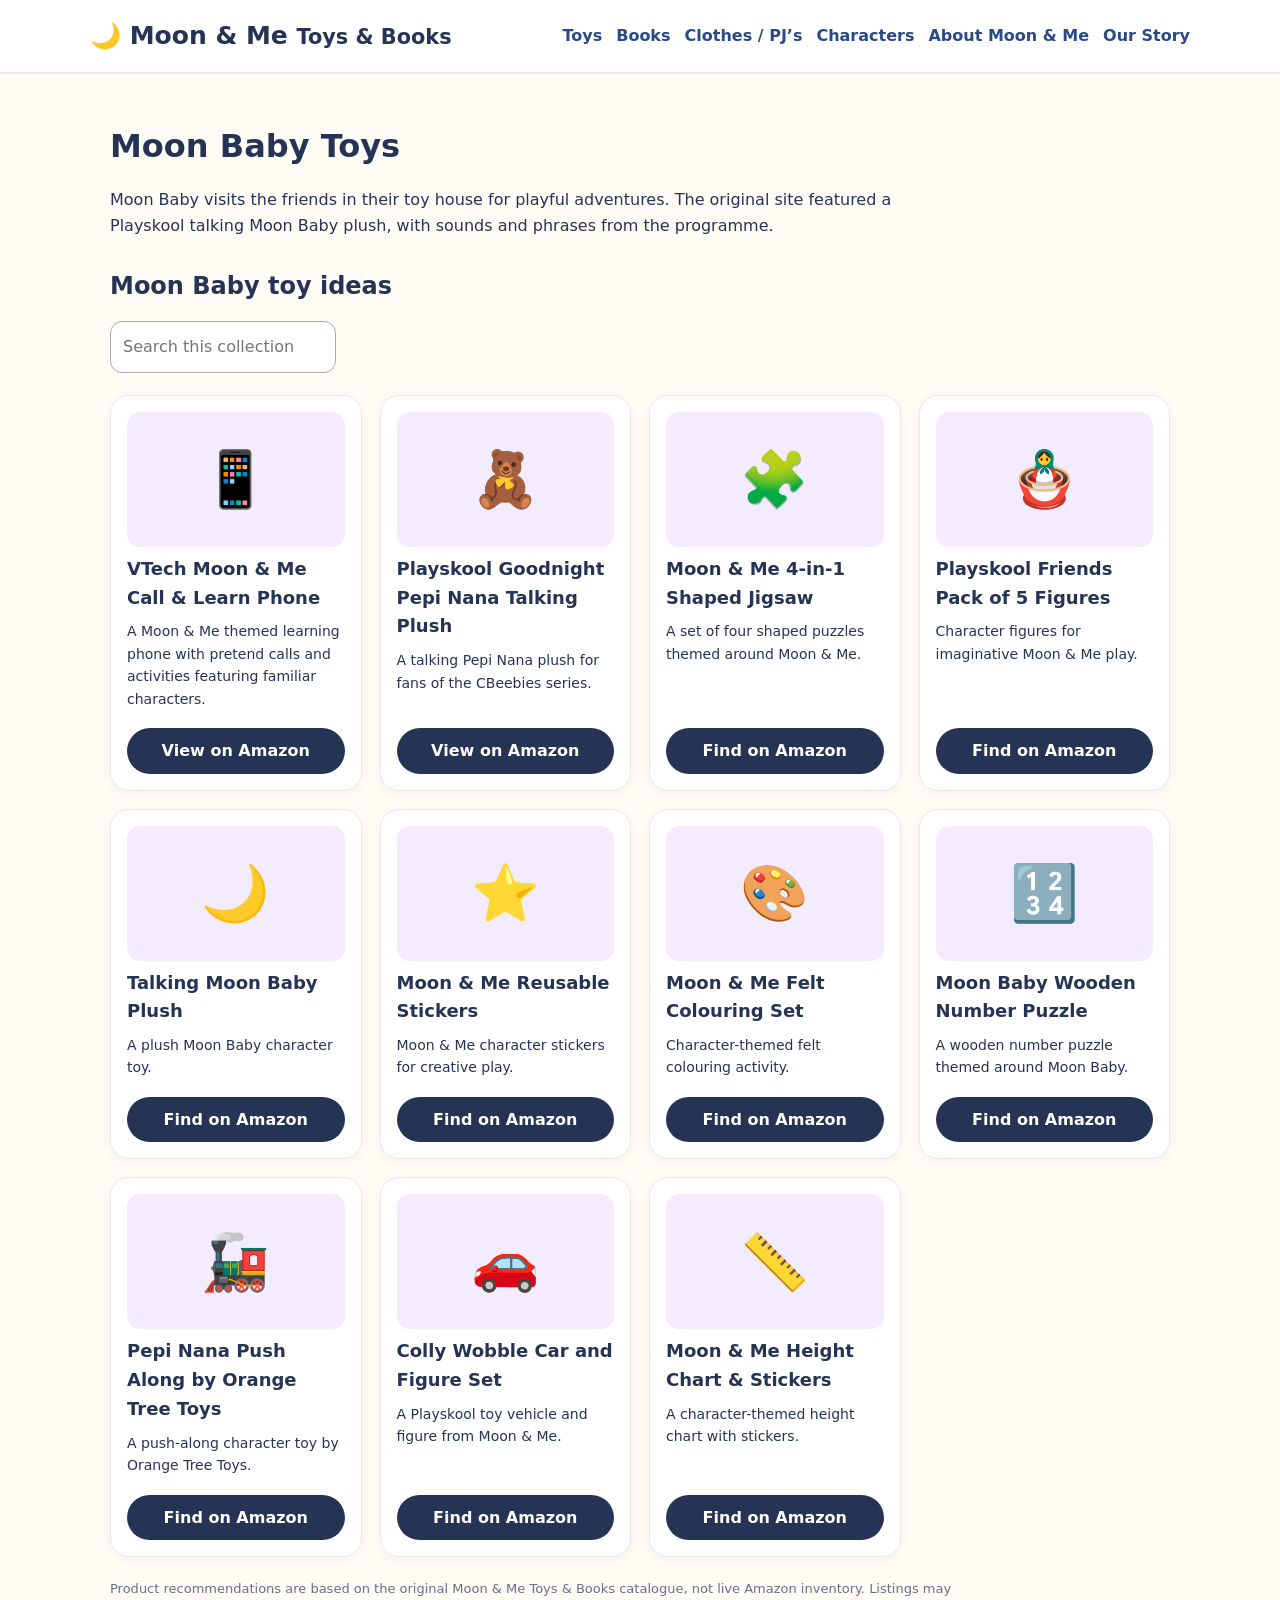
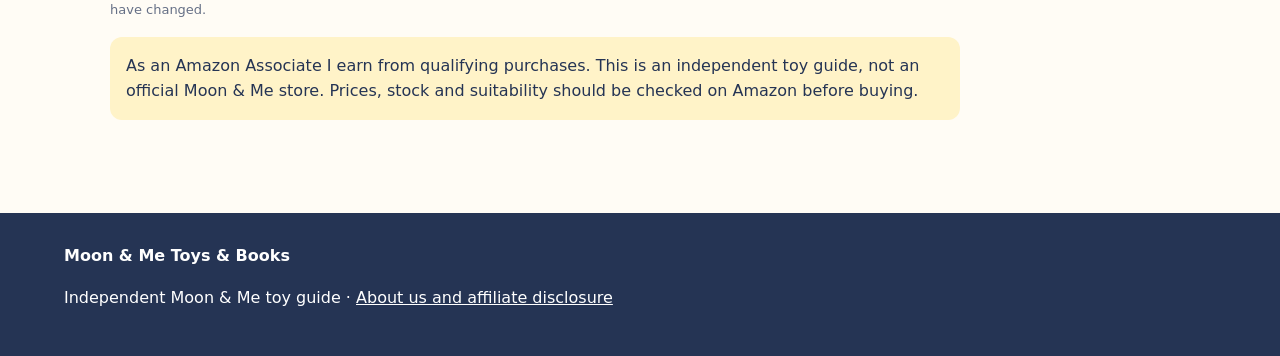
<file: moon-baby/index.html>
<!doctype html><html lang="en-GB"><head><meta charset="utf-8"><meta name="viewport" content="width=device-width,initial-scale=1"><title>Moon Baby Toys | Moon &amp; Me Toys &amp; Books</title><meta name="description" content="Find Moon Baby plush and character toys inspired by the CBeebies programme."><link rel="canonical" href="https://www.moonandmetoys.co.uk/moon-baby"><link rel="stylesheet" href="/style.css"><meta name="robots" content="index,follow"></head><body><header><a class="brand" href="/">🌙 Moon &amp; Me <small>Toys &amp; Books</small></a><nav><a href="/all-toys">Toys</a><a href="/moon-me-books">Books</a><a href="/copy-of-all-toys-2">Clothes / PJ’s</a><a href="/all-characters">Characters</a><a href="/about-moon-and-me">About Moon & Me</a><a href="/who-are-we">Our Story</a></nav></header><main class="wrap"><h1>Moon Baby Toys</h1><p>Moon Baby visits the friends in their toy house for playful adventures. The original site featured a Playskool talking Moon Baby plush, with sounds and phrases from the programme.</p><h2>Moon Baby toy ideas</h2><div class="filters"><input id="search" type="search" placeholder="Search this collection" aria-label="Search products"></div><div class="cards" data-products data-filter="Toys"></div><p class="small">Product recommendations are based on the original Moon & Me Toys & Books catalogue, not live Amazon inventory. Listings may have changed.</p><p class="notice">As an Amazon Associate I earn from qualifying purchases. This is an independent toy guide, not an official Moon &amp; Me store. Prices, stock and suitability should be checked on Amazon before buying.</p></main><footer><strong>Moon &amp; Me Toys &amp; Books</strong><p>Independent Moon &amp; Me toy guide · <a href="/who-are-we">About us and affiliate disclosure</a></p></footer><script src="/products.js"></script><script src="/app.js"></script></body></html>
</file>
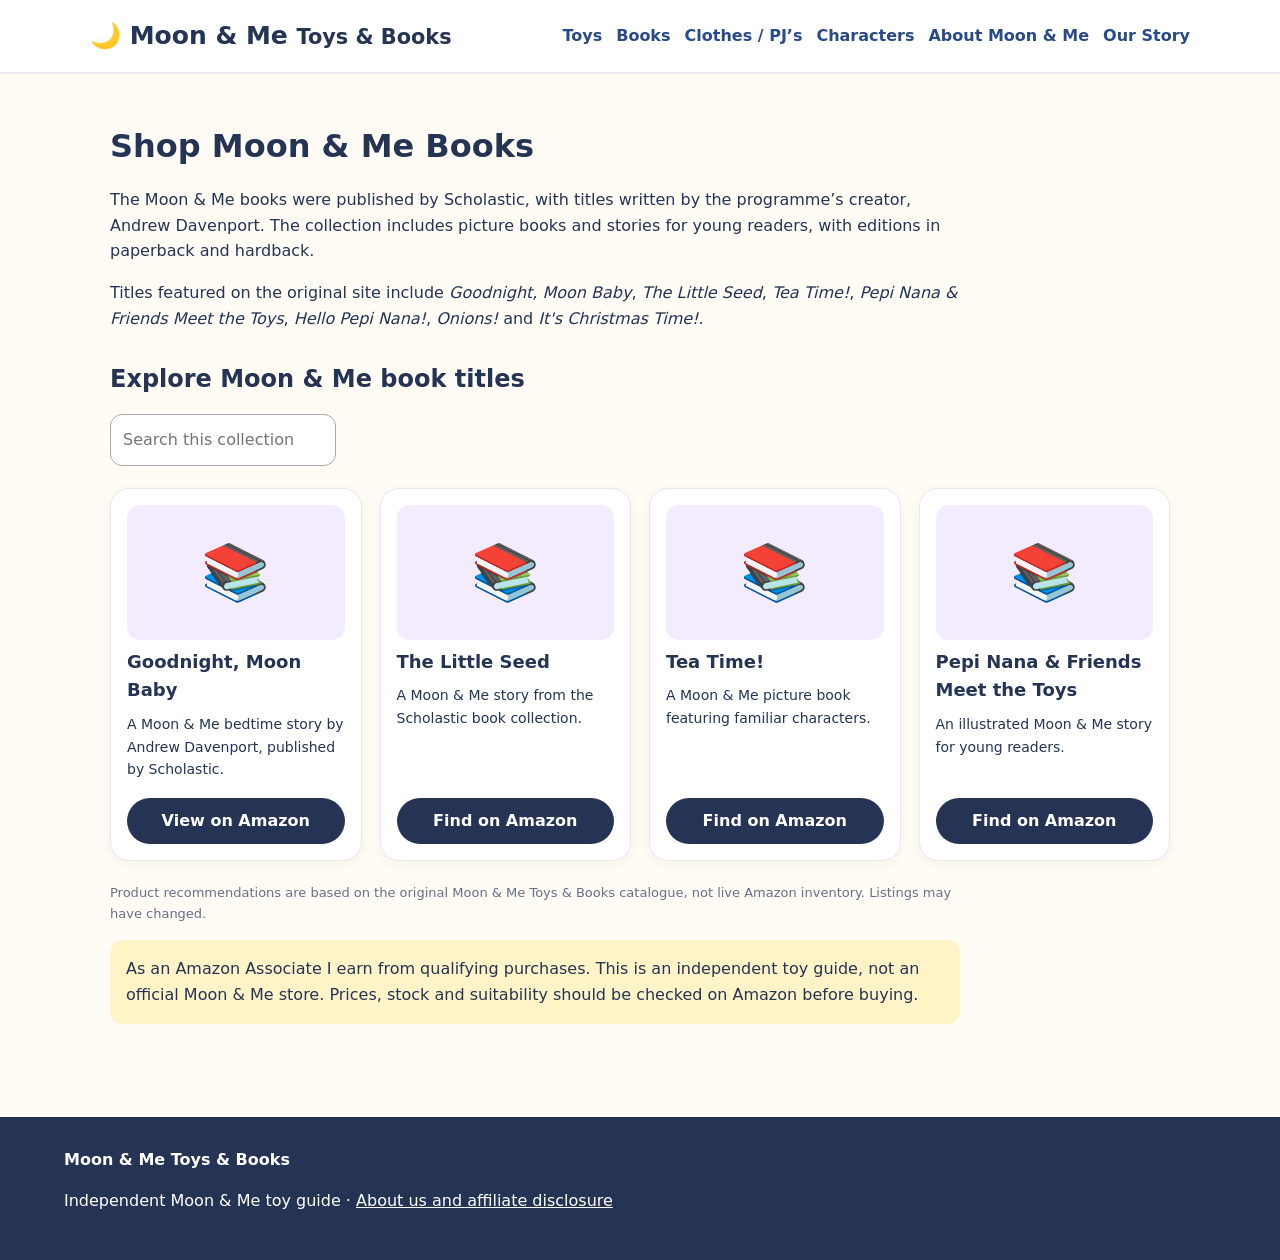
<file: moon-me-books/index.html>
<!doctype html><html lang="en-GB"><head><meta charset="utf-8"><meta name="viewport" content="width=device-width,initial-scale=1"><title>Moon &amp; Me Books | Goodnight Moon Baby and More</title><meta name="description" content="Find Moon &amp; Me books by Andrew Davenport, including Goodnight Moon Baby, Tea Time and The Little Seed."><link rel="canonical" href="https://www.moonandmetoys.co.uk/moon-me-books"><link rel="stylesheet" href="/style.css"><meta name="robots" content="index,follow"></head><body><header><a class="brand" href="/">🌙 Moon &amp; Me <small>Toys &amp; Books</small></a><nav><a href="/all-toys">Toys</a><a href="/moon-me-books">Books</a><a href="/copy-of-all-toys-2">Clothes / PJ’s</a><a href="/all-characters">Characters</a><a href="/about-moon-and-me">About Moon & Me</a><a href="/who-are-we">Our Story</a></nav></header><main class="wrap"><h1>Shop Moon &amp; Me Books</h1><p>The Moon & Me books were published by Scholastic, with titles written by the programme’s creator, Andrew Davenport. The collection includes picture books and stories for young readers, with editions in paperback and hardback.</p><p>Titles featured on the original site include <em>Goodnight, Moon Baby</em>, <em>The Little Seed</em>, <em>Tea Time!</em>, <em>Pepi Nana & Friends Meet the Toys</em>, <em>Hello Pepi Nana!</em>, <em>Onions!</em> and <em>It's Christmas Time!</em>.</p><h2>Explore Moon & Me book titles</h2><div class="filters"><input id="search" type="search" placeholder="Search this collection" aria-label="Search products"></div><div class="cards" data-products data-filter="Books"></div><p class="small">Product recommendations are based on the original Moon & Me Toys & Books catalogue, not live Amazon inventory. Listings may have changed.</p><p class="notice">As an Amazon Associate I earn from qualifying purchases. This is an independent toy guide, not an official Moon &amp; Me store. Prices, stock and suitability should be checked on Amazon before buying.</p></main><footer><strong>Moon &amp; Me Toys &amp; Books</strong><p>Independent Moon &amp; Me toy guide · <a href="/who-are-we">About us and affiliate disclosure</a></p></footer><script src="/products.js"></script><script src="/app.js"></script></body></html>
</file>
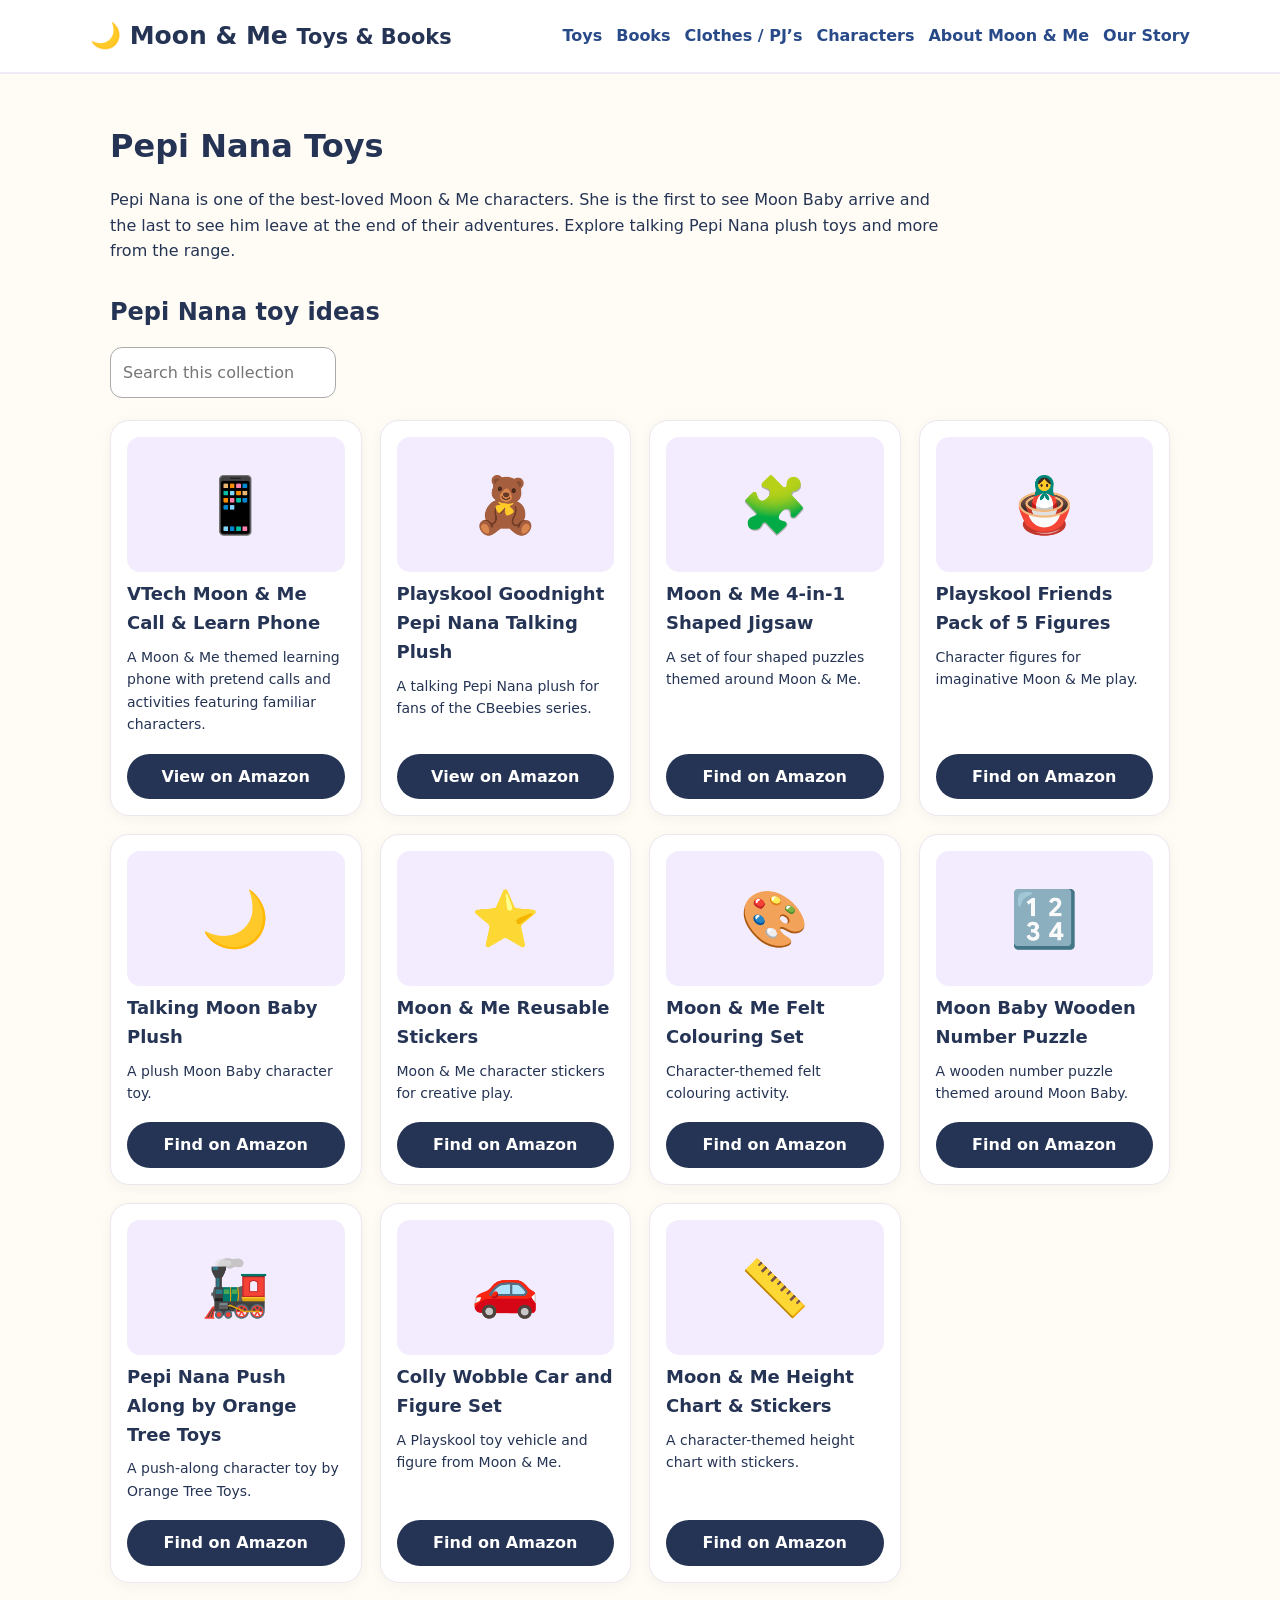
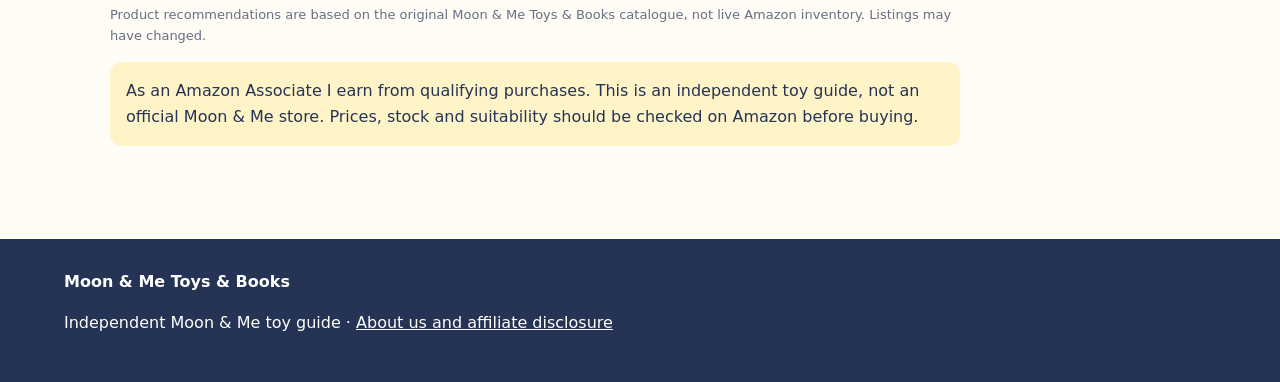
<file: pepinana/index.html>
<!doctype html><html lang="en-GB"><head><meta charset="utf-8"><meta name="viewport" content="width=device-width,initial-scale=1"><title>Pepi Nana Toys | Moon &amp; Me Toys &amp; Books</title><meta name="description" content="Discover Pepi Nana toys, plush characters and gifts from Moon &amp; Me."><link rel="canonical" href="https://www.moonandmetoys.co.uk/pepinana"><link rel="stylesheet" href="/style.css"><meta name="robots" content="index,follow"></head><body><header><a class="brand" href="/">🌙 Moon &amp; Me <small>Toys &amp; Books</small></a><nav><a href="/all-toys">Toys</a><a href="/moon-me-books">Books</a><a href="/copy-of-all-toys-2">Clothes / PJ’s</a><a href="/all-characters">Characters</a><a href="/about-moon-and-me">About Moon & Me</a><a href="/who-are-we">Our Story</a></nav></header><main class="wrap"><h1>Pepi Nana Toys</h1><p>Pepi Nana is one of the best-loved Moon & Me characters. She is the first to see Moon Baby arrive and the last to see him leave at the end of their adventures. Explore talking Pepi Nana plush toys and more from the range.</p><h2>Pepi Nana toy ideas</h2><div class="filters"><input id="search" type="search" placeholder="Search this collection" aria-label="Search products"></div><div class="cards" data-products data-filter="Toys"></div><p class="small">Product recommendations are based on the original Moon & Me Toys & Books catalogue, not live Amazon inventory. Listings may have changed.</p><p class="notice">As an Amazon Associate I earn from qualifying purchases. This is an independent toy guide, not an official Moon &amp; Me store. Prices, stock and suitability should be checked on Amazon before buying.</p></main><footer><strong>Moon &amp; Me Toys &amp; Books</strong><p>Independent Moon &amp; Me toy guide · <a href="/who-are-we">About us and affiliate disclosure</a></p></footer><script src="/products.js"></script><script src="/app.js"></script></body></html>
</file>
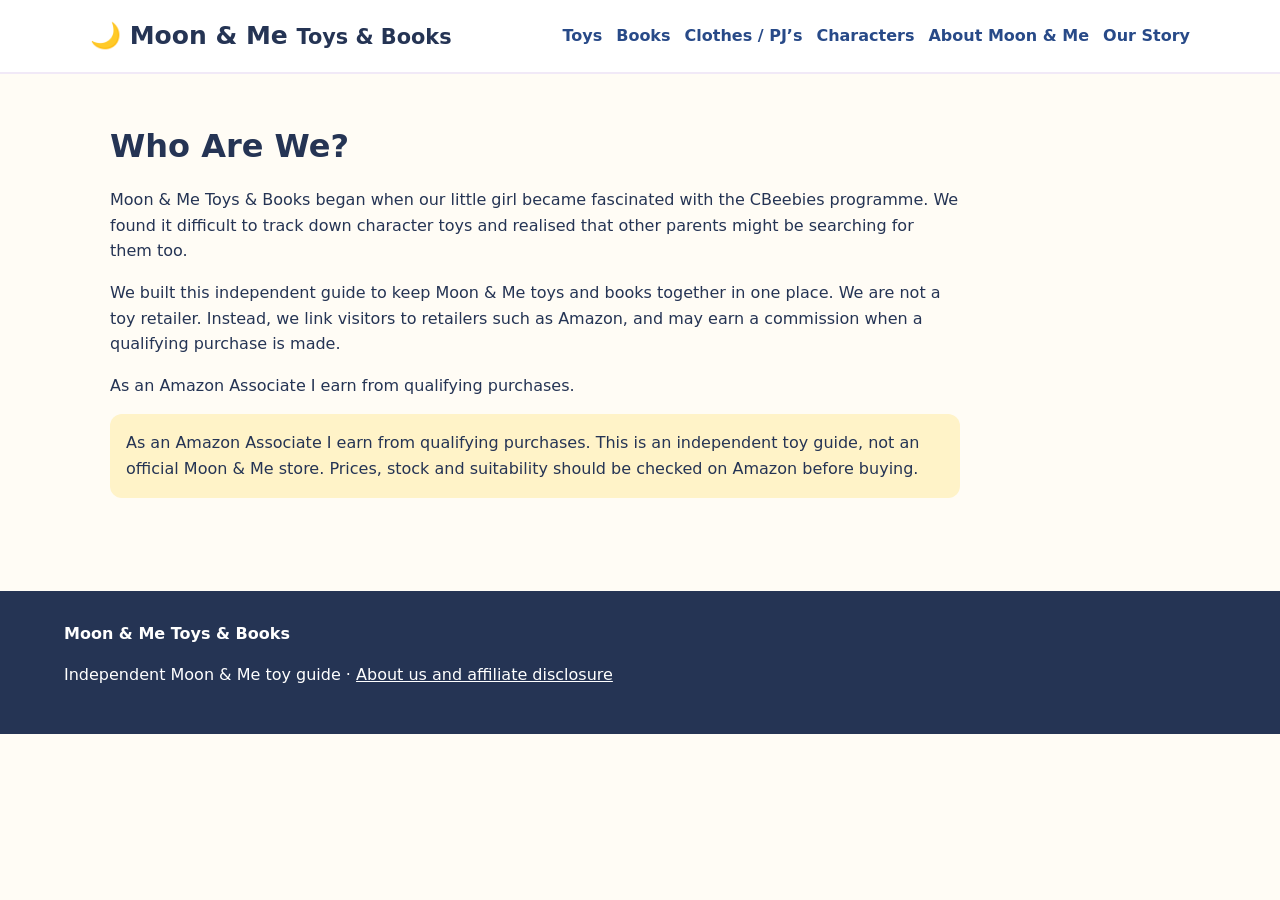
<file: who-are-we/index.html>
<!doctype html><html lang="en-GB"><head><meta charset="utf-8"><meta name="viewport" content="width=device-width,initial-scale=1"><title>Who Are We? | Moon &amp; Me Toys &amp; Books</title><meta name="description" content="Why we built Moon &amp; Me Toys &amp; Books and how our affiliate toy guide works."><link rel="canonical" href="https://www.moonandmetoys.co.uk/who-are-we"><link rel="stylesheet" href="/style.css"><meta name="robots" content="index,follow"></head><body><header><a class="brand" href="/">🌙 Moon &amp; Me <small>Toys &amp; Books</small></a><nav><a href="/all-toys">Toys</a><a href="/moon-me-books">Books</a><a href="/copy-of-all-toys-2">Clothes / PJ’s</a><a href="/all-characters">Characters</a><a href="/about-moon-and-me">About Moon & Me</a><a href="/who-are-we">Our Story</a></nav></header><main class="wrap"><h1>Who Are We?</h1><p>Moon & Me Toys & Books began when our little girl became fascinated with the CBeebies programme. We found it difficult to track down character toys and realised that other parents might be searching for them too.</p><p>We built this independent guide to keep Moon & Me toys and books together in one place. We are not a toy retailer. Instead, we link visitors to retailers such as Amazon, and may earn a commission when a qualifying purchase is made.</p><p>As an Amazon Associate I earn from qualifying purchases.</p><p class="notice">As an Amazon Associate I earn from qualifying purchases. This is an independent toy guide, not an official Moon &amp; Me store. Prices, stock and suitability should be checked on Amazon before buying.</p></main><footer><strong>Moon &amp; Me Toys &amp; Books</strong><p>Independent Moon &amp; Me toy guide · <a href="/who-are-we">About us and affiliate disclosure</a></p></footer><script src="/products.js"></script><script src="/app.js"></script></body></html>
</file>
<file: style.css>
*{box-sizing:border-box}body{margin:0;background:#fffcf5;color:#253454;font:16px/1.6 system-ui,-apple-system,Arial,sans-serif}a{color:#284a88}header{background:white;border-bottom:2px solid #f1e9f7;padding:16px max(20px,calc((100% - 1100px)/2));display:flex;gap:24px;justify-content:space-between;align-items:center;flex-wrap:wrap}header a{text-decoration:none}.brand{font-size:25px;font-weight:900;color:#253454}nav{display:flex;gap:14px;flex-wrap:wrap}nav a{font-weight:700}.wrap{max-width:1100px;margin:auto;padding:32px 20px}.hero{background:linear-gradient(110deg,#f1e7ff,#ffe0e9,#fff2bc);padding:54px 20px;text-align:center}.hero h1{font-size:clamp(30px,5vw,55px);line-height:1.1;margin:0 auto 16px;max-width:800px}h1,h2{line-height:1.2}h2{margin-top:34px}p{max-width:850px}.cards{display:grid;grid-template-columns:repeat(auto-fill,minmax(215px,1fr));gap:18px;margin:22px 0}.card{border:1px solid #ece6ee;border-radius:19px;background:white;padding:16px;box-shadow:0 3px 14px #2733540c;display:flex;flex-direction:column;gap:8px}.image{border-radius:13px;background:#f3ecff;min-height:135px;display:grid;place-items:center;font-size:55px;overflow:hidden}.image img{width:100%;height:180px;object-fit:contain}.card h3{font-size:18px;margin:0}.card p{font-size:14px;margin:0;flex:1}.btn{display:inline-block;border-radius:30px;padding:10px 15px;background:#253454;color:white;text-decoration:none;font-weight:700;text-align:center;margin-top:10px}.small{font-size:13px;color:#667086}.filters{display:flex;gap:12px;flex-wrap:wrap}.filters input,.filters select{padding:12px;border:1px solid #aaa;border-radius:12px;font:inherit}footer{background:#253454;color:white;padding:30px 5%;margin-top:45px}footer a{color:white}.notice{background:#fff3c8;padding:16px;border-radius:12px}.links{display:flex;gap:10px;flex-wrap:wrap}.links a{background:#f1e7ff;padding:8px 14px;border-radius:18px;text-decoration:none;font-weight:700}@media(max-width:650px){header{padding:14px 20px}.hero{padding:38px 20px}}
</file>
